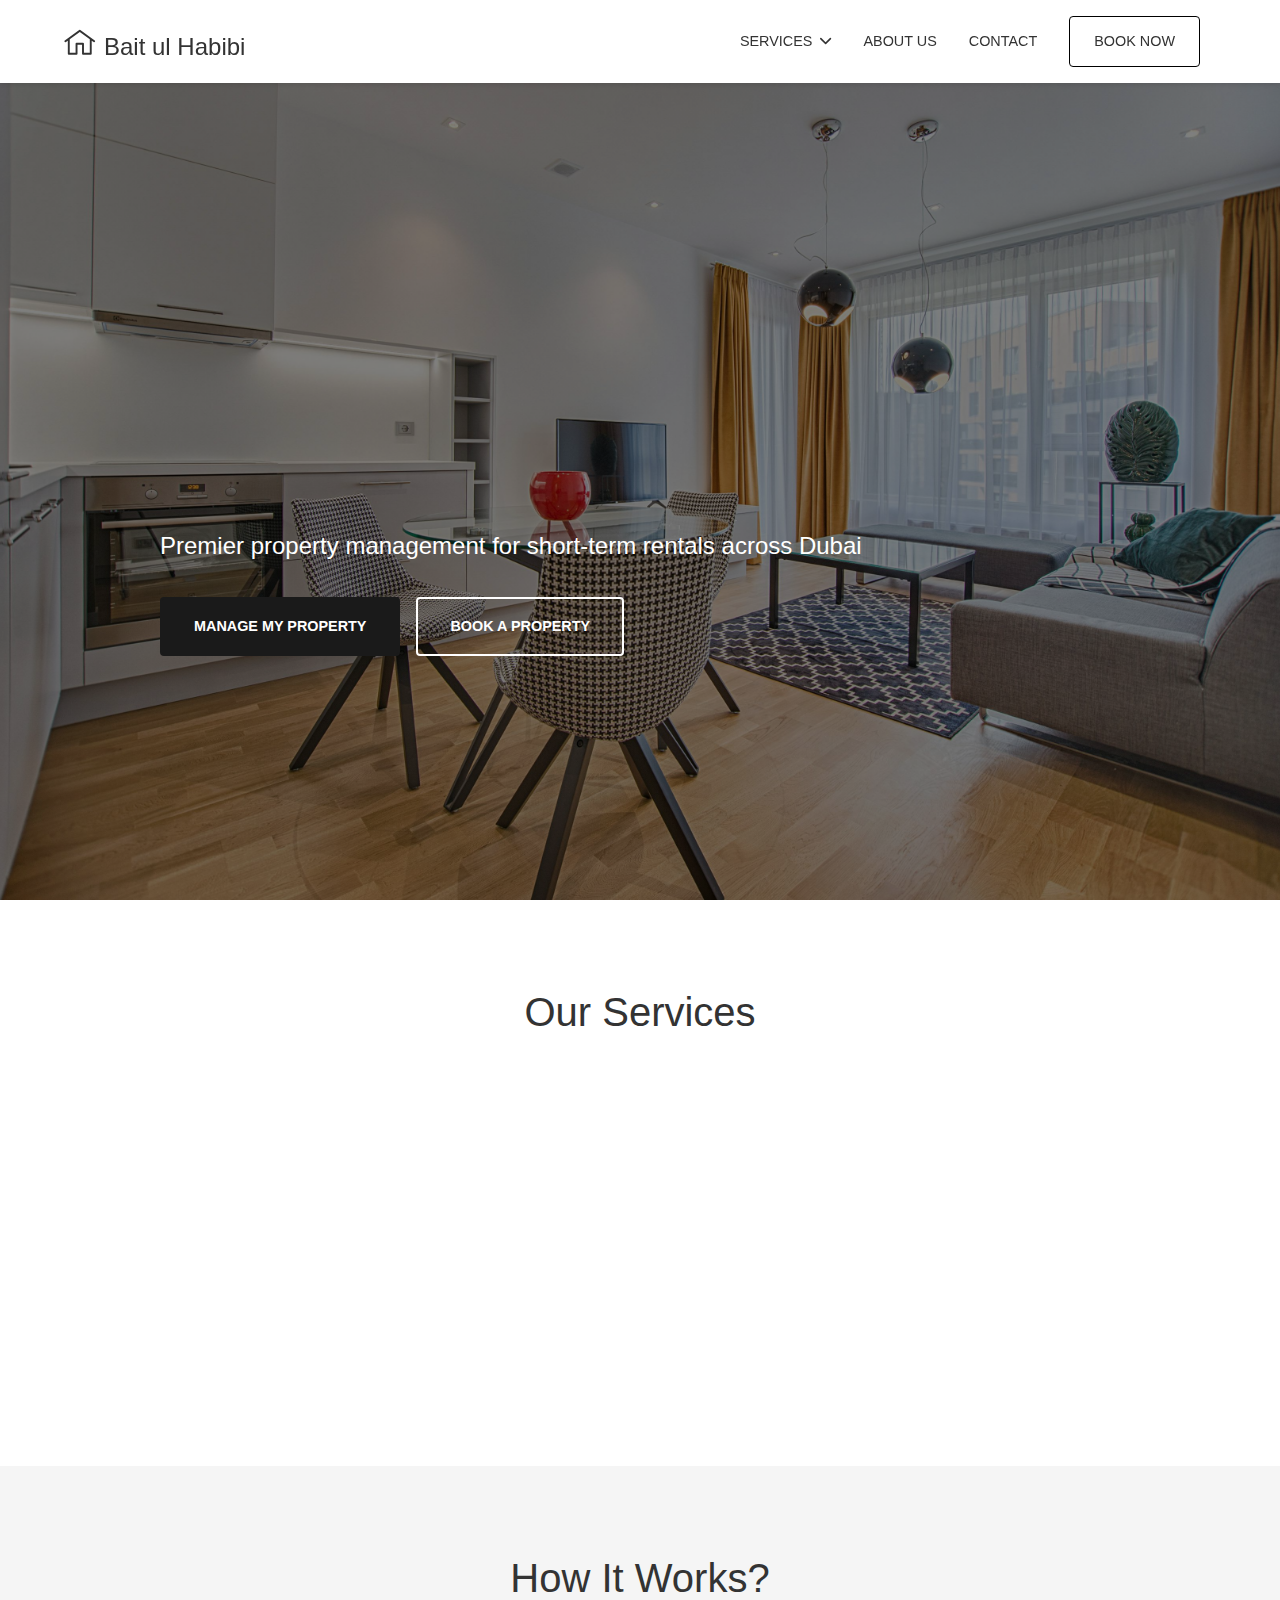
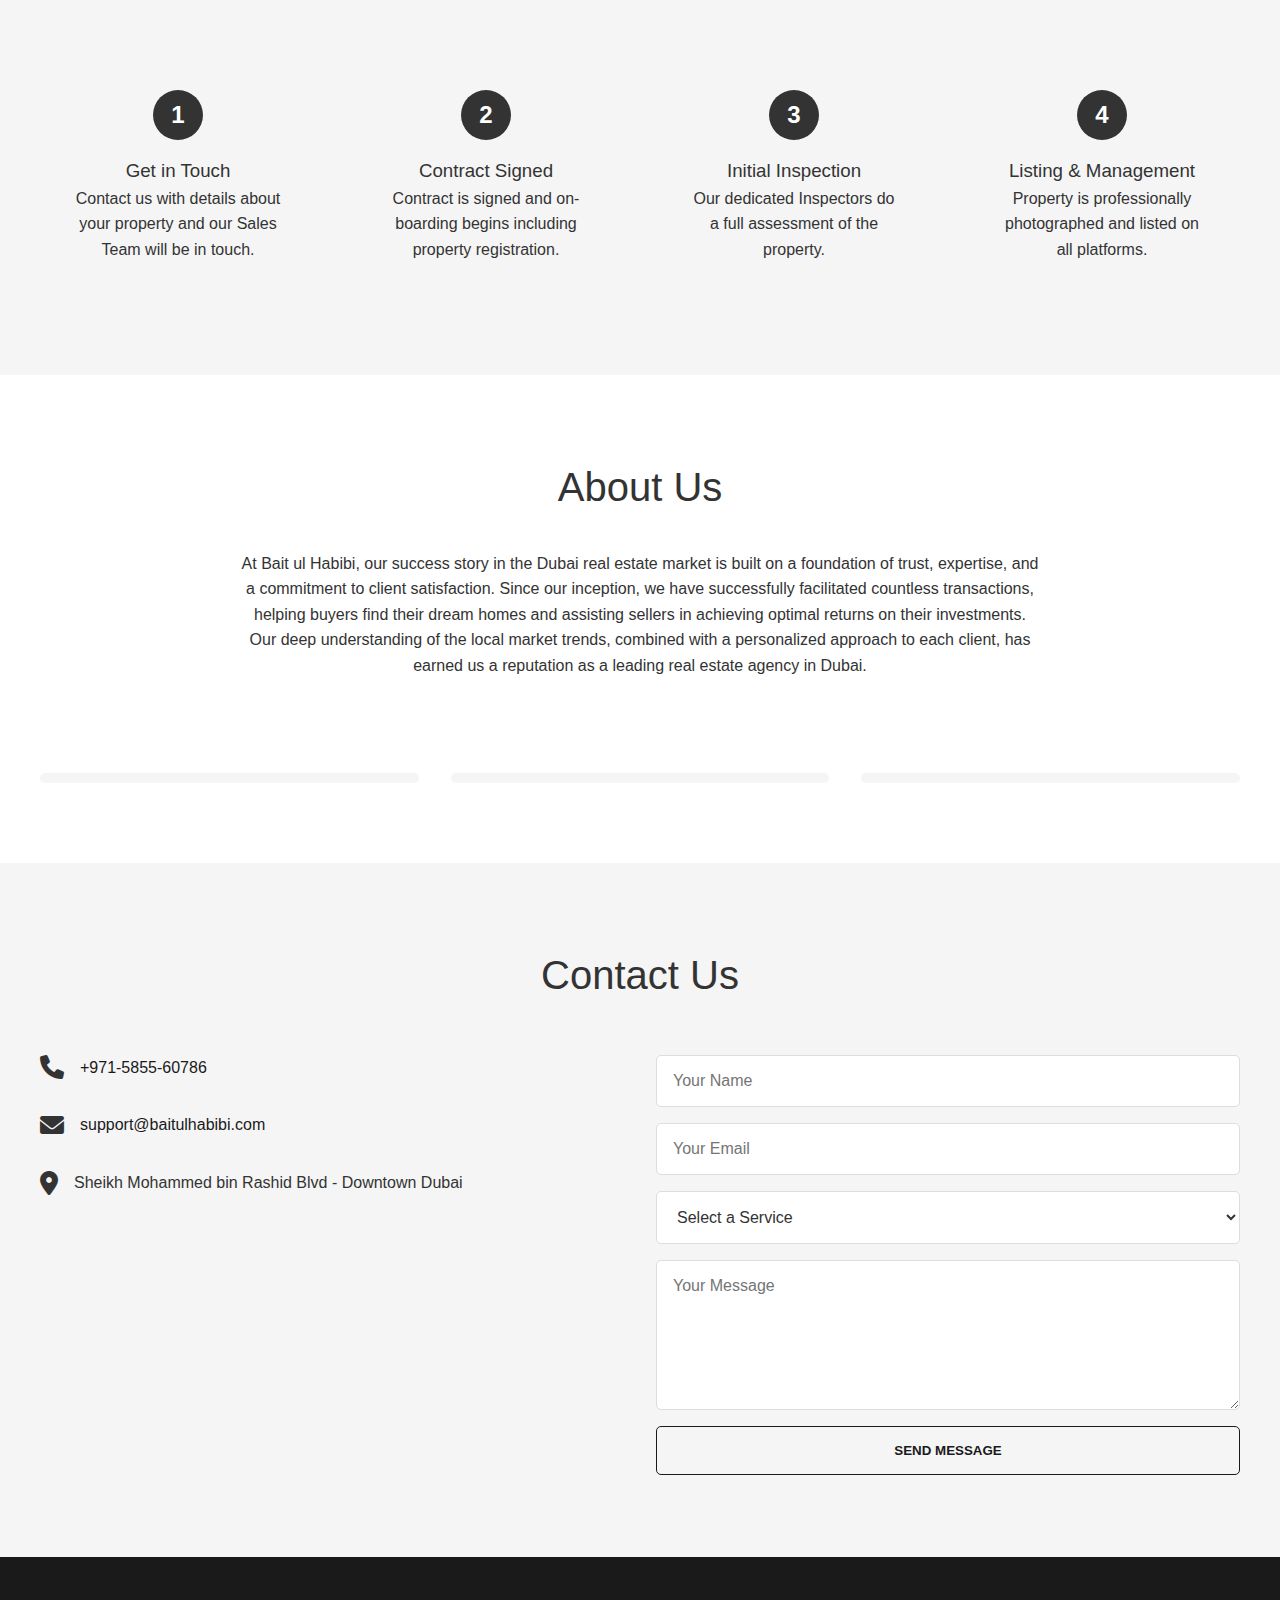
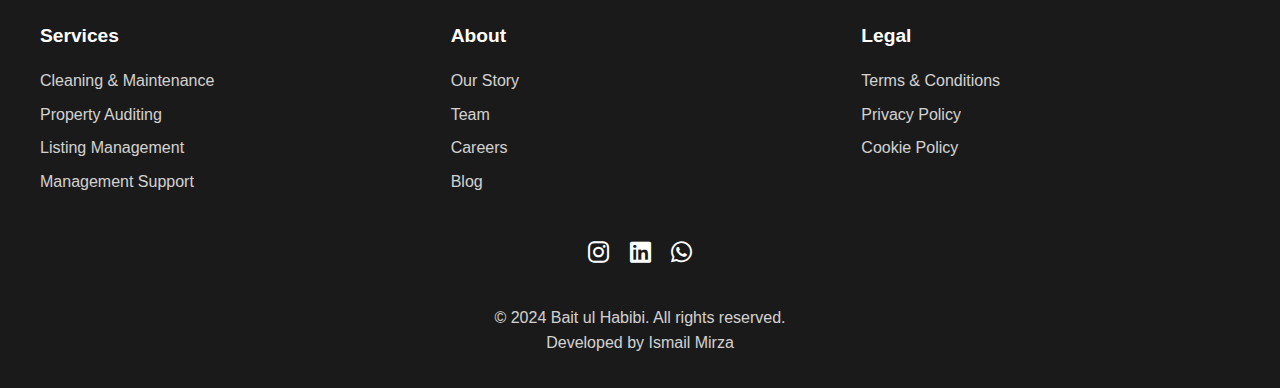
<file: index.html>
<!DOCTYPE html>
<html lang="en">

<head>
    <meta charset="UTF-8">
    <meta name="viewport" content="width=device-width, initial-scale=1.0">
    <meta name="description" content="Bait ul Habibi - Premier property management for short-term rentals across Dubai">
    <title>Bait ul Habibi - Property Management Dubai</title>
    <link rel="stylesheet" href="styles/main.css">
    <link rel="stylesheet" href="https://cdnjs.cloudflare.com/ajax/libs/font-awesome/6.0.0/css/all.min.css">
    <link rel="icon" type="image/x-icon" href="/assets/home.svg" media="(prefers-color-scheme: light)">
    <link rel="icon" type="image/x-icon" href="/assets/home-dark-mode.svg" media="(prefers-color-scheme: dark)">
</head>

<body>
    <!-- Header Section -->
    <header class="header">
        <nav class="nav-container">
            <a href="#home" class="active home-logo">
                <div class="logo">
                    <img src="assets/home.svg" alt="Bait ul Habibi Logo">
                    <p>Bait ul Habibi</p>
                </div>
            </a>
            <div class="nav-links">
                <div class="dropdown">
                    <div class="dropdown-toggle">SERVICES <i class="fas fa-chevron-down"></i></div>
                    <div class="dropdown-content">
                        <a href="services/cleaning-maintenance.html">Cleaning & Maintenance</a>
                        <a href="services/property-auditing.html">Property Auditing</a>
                        <a href="services/listing-management.html">Listing Management</a>
                        <a href="services/management-support.html">Management Support</a>
                    </div>
                </div>
                <a class="border-bottom" href="#about">About Us</a>
                <a class="border-bottom" href="#contact">Contact</a>
                <a href="" class="cta-button book-property">BOOK NOW</a>
            </div>
            <div class="mobile-menu">
                <i class="fas fa-bars menu-icon"></i>
                <i class="fas fa-times close-icon"></i>
            </div>
        </nav>
    </header>

    <!-- Hero Section -->
    <section id="home" class="hero">
        <div class="hero-content">
            <h1 draggable="false" class="heading">Property<br>Management<br>Dubai</h1>
            <p class="subtitle">Premier property management for short-term rentals across Dubai</p>
            <div class="cta-buttons">
                <a href="#contact" class="btn btn-dark">MANAGE MY PROPERTY</a>
                <a href="#" class="btn btn-light book-property">BOOK A PROPERTY</a>
            </div>
        </div>
    </section>

    <!-- Services Section -->
    <section id="services" class="services">
        <h2>Our Services</h2>
        <div class="services-grid">
            <a href="services/cleaning-maintenance.html">
                <div class="service-card">
                    <i class="fas fa-broom"></i>
                    <h3>Cleaning & Maintenance</h3>
                    <p>We provide premium cleaning services between stays to ensure total guest satisfaction and plenty
                        of
                        five-star reviews.</p>
                </div>
            </a>
            <a href="services/property-auditing.html">
                <div class="service-card">
                    <i class="fas fa-clipboard-check"></i>
                    <h3>Property Auditing</h3>
                    <p>Our dedicated inspectors perform thorough property assessments to ensure everything meets our
                        high
                        standards.</p>
                </div>
            </a>
            <a href="services/listing-management.html">
                <div class="service-card">
                    <i class="fas fa-list-alt"></i>
                    <h3>Listing Management</h3>
                    <p>Our in-house team creates the perfect property profile to attract maximum attention from
                        potential
                        guests.</p>
                </div>
            </a>
            <a href="services/management-support.html">
                <div class="service-card">
                    <i class="fas fa-headset"></i>
                    <h3>Management Support</h3>
                    <p>24/7 guest support, accounting services, and compliance management to ensure smooth operations.
                    </p>
                </div>
            </a>
        </div>
    </section>

    <!-- How It Works Section -->
    <section class="how-it-works">
        <h2>How It Works?</h2>
        <div class="steps-container">
            <div class="step">
                <div class="step-number">1</div>
                <h3>Get in Touch</h3>
                <p>Contact us with details about your property and our Sales Team will be in touch.</p>
            </div>
            <div class="step">
                <div class="step-number">2</div>
                <h3>Contract Signed</h3>
                <p>Contract is signed and on-boarding begins including property registration.</p>
            </div>
            <div class="step">
                <div class="step-number">3</div>
                <h3>Initial Inspection</h3>
                <p>Our dedicated Inspectors do a full assessment of the property.</p>
            </div>
            <div class="step">
                <div class="step-number">4</div>
                <h3>Listing & Management</h3>
                <p>Property is professionally photographed and listed on all platforms.</p>
            </div>
        </div>
    </section>

    <!-- About Section -->
    <section id="about" class="about">
        <div class="about-content">
            <h2>About Us</h2>
            <p>At Bait ul Habibi, our success story in the Dubai real estate market is built on a foundation of trust,
                expertise, and a commitment to client satisfaction. Since our inception, we have successfully
                facilitated countless transactions, helping buyers find their dream homes and assisting sellers in
                achieving optimal returns on their investments. Our deep understanding of the local market trends,
                combined with a personalized approach to each client, has earned us a reputation as a leading real
                estate agency in Dubai.</p>
            <div class="stats">
                <div class="stat-item">
                    <h3>Properties Managed</h3>
                    <div class="progress-bar">
                        <div class="progress" style="width: 90%"></div>
                    </div>
                </div>
                <div class="stat-item">
                    <h3>Guest Satisfaction</h3>
                    <div class="progress-bar">
                        <div class="progress" style="width: 95%"></div>
                    </div>
                </div>
                <div class="stat-item">
                    <h3>Occupancy Rate</h3>
                    <div class="progress-bar">
                        <div class="progress" style="width: 85%"></div>
                    </div>
                </div>
            </div>
        </div>
    </section>

    <!-- Contact Section -->
    <section id="contact" class="contact">
        <h2>Contact Us</h2>
        <div class="contact-container">
            <div class="contact-info">
                <div class="info-item">
                    <i class="fas fa-phone"></i>
                    <a href="tel:+971585560786">+971-5855-60786</a>
                </div>
                <div class="info-item">
                    <i class="fas fa-envelope"></i>
                    <a href="mailto:support@baitulhabibi.com">support@baitulhabibi.com</a>
                </div>
                <div class="info-item">
                    <i class="fas fa-map-marker-alt"></i>
                    <p>Sheikh Mohammed bin Rashid Blvd - Downtown Dubai</p>
                </div>
                <iframe
                    src="https://www.google.com/maps/embed?pb=!1m18!1m12!1m3!1d3610.307289118057!2d55.27638987605421!3d25.192857631875196!2m3!1f0!2f0!3f0!3m2!1i1024!2i768!4f13.1!3m3!1m2!1s0x3e5f682a89b5f3a3%3A0x5c7d81aef3976acd!2sSheikh%20Mohammed%20bin%20Rashid%20Blvd%20-%20Dubai%20-%20United%20Arab%20Emirates!5e0!3m2!1sen!2s!4v1744033872115!5m2!1sen!2s"
                    width="350" height="250" style="border:0;" allowfullscreen="" loading="lazy"
                    referrerpolicy="no-referrer-when-downgrade"></iframe>
            </div>
            <form class="contact-form">
                <input type="text" placeholder="Your Name" required>
                <input type="email" placeholder="Your Email" required>
                <select name="service" required>
                    <option value="" disabled selected>Select a Service</option>
                    <option value="Cleaning & Maintenance">Cleaning & Maintenance</option>
                    <option value="Listing Management">Listing Management</option>
                    <option value="Management Support">Management Support</option>
                    <option value="Property Auditing">Property Auditing</option>
                    <option value="Others">Others</option>
                </select>
                <textarea placeholder="Your Message" required></textarea>
                <button type="submit" class="submit-button">Send Message</button>
            </form>
        </div>
    </section>

    <!-- Footer -->
    <footer class="footer">
        <div class="footer-content">
            <div class="footer-links">
                <div class="footer-section">
                    <h4>Services</h4>
                    <a href="services/cleaning-maintenance.html">Cleaning & Maintenance</a>
                    <a href="services/property-auditing.html">Property Auditing</a>
                    <a href="services/listing-management.html">Listing Management</a>
                    <a href="services/management-support.html">Management Support</a>
                </div>
                <div class="footer-section">
                    <h4>About</h4>
                    <a href="#">Our Story</a>
                    <a href="#">Team</a>
                    <a href="#">Careers</a>
                    <a href="#">Blog</a>
                </div>
                <div class="footer-section">
                    <h4>Legal</h4>
                    <a href="#">Terms & Conditions</a>
                    <a href="#">Privacy Policy</a>
                    <a href="#">Cookie Policy</a>
                </div>
            </div>
            <div class="social-links">
                <a href="https://www.instagram.com/baytulhabibi/" target="_blank"><i class="fab fa-instagram"></i></a>
                <a href="https://www.linkedin.com/company/bayt-ul-habibi/" target="_blank"><i
                        class="fab fa-linkedin"></i></a>
                <a href="#" class="book-property"><i class="fab fa-whatsapp"></i></a>
            </div>
            <p>&copy; 2024 Bait ul Habibi. All rights reserved.</p>
            <p>Developed by Ismail Mirza</p>
        </div>
    </footer>

    <script src="js/main.js"></script>
</body>

</html>
</file>
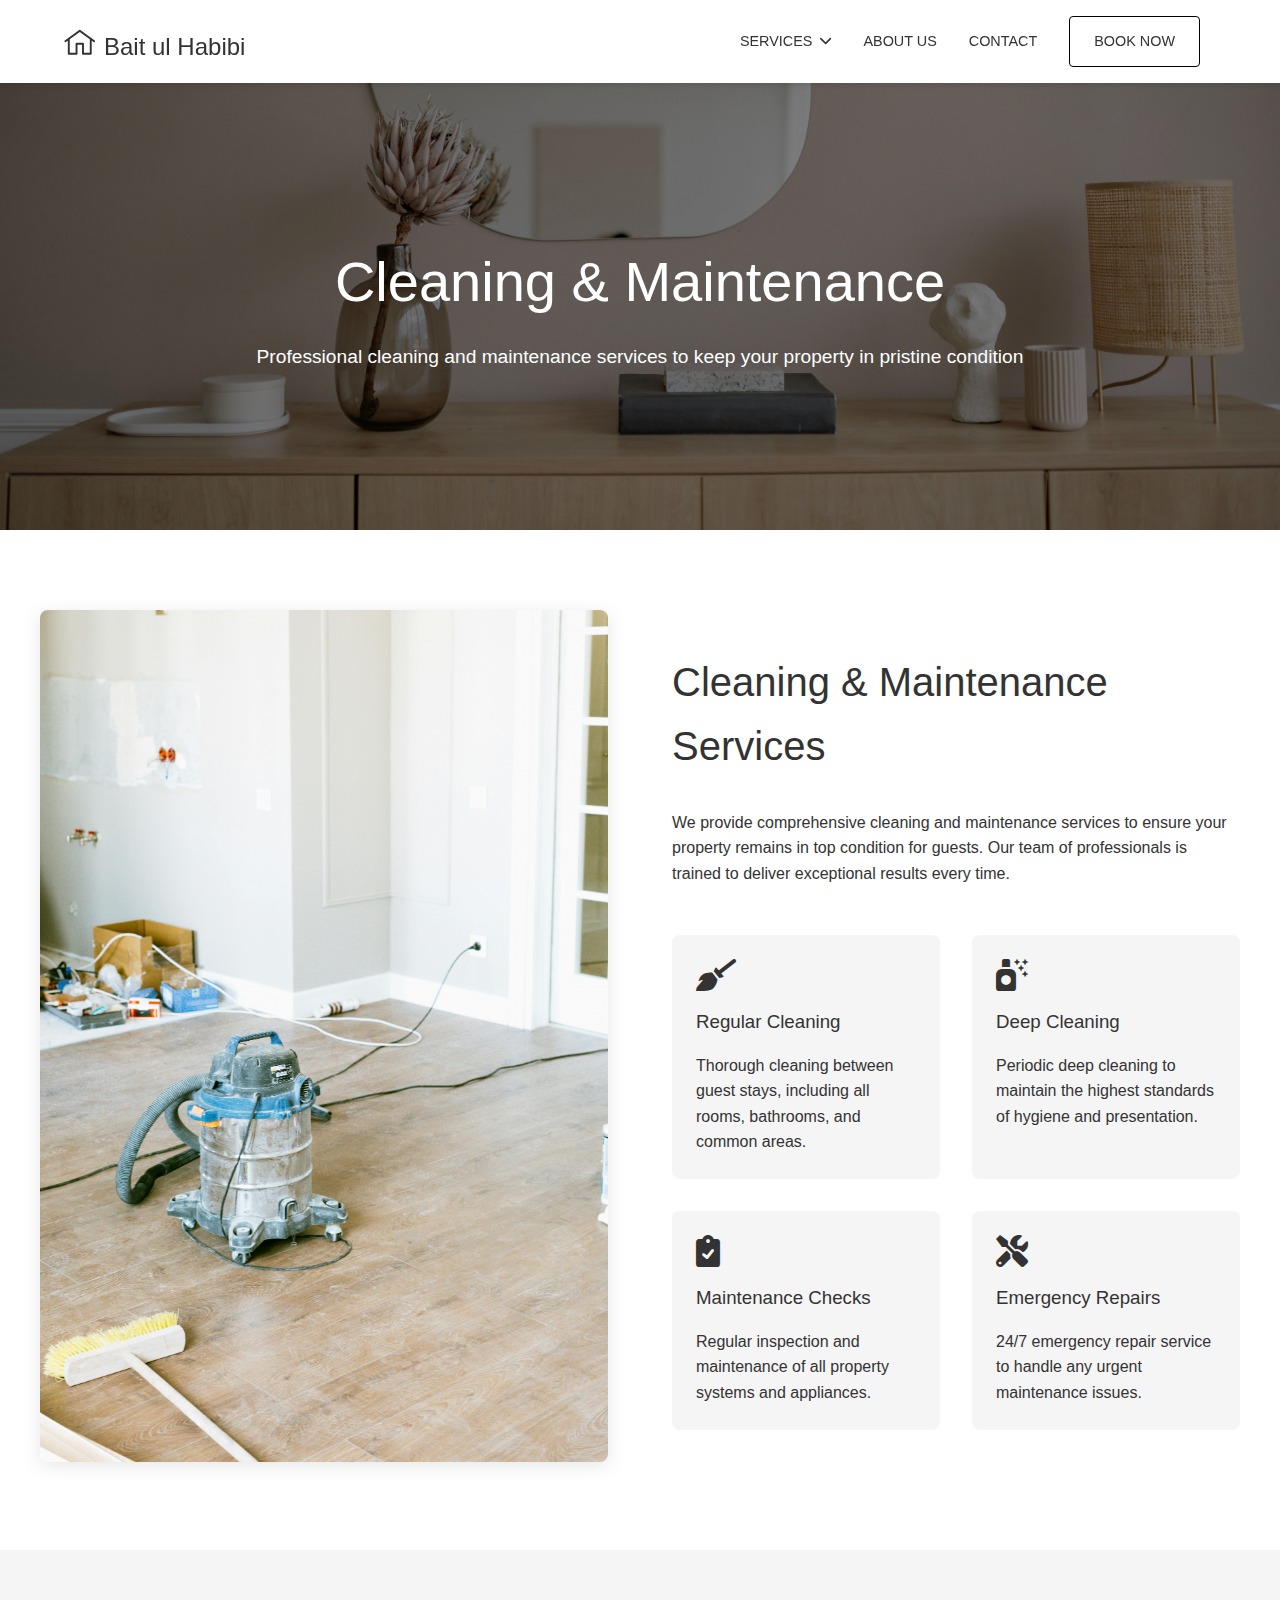
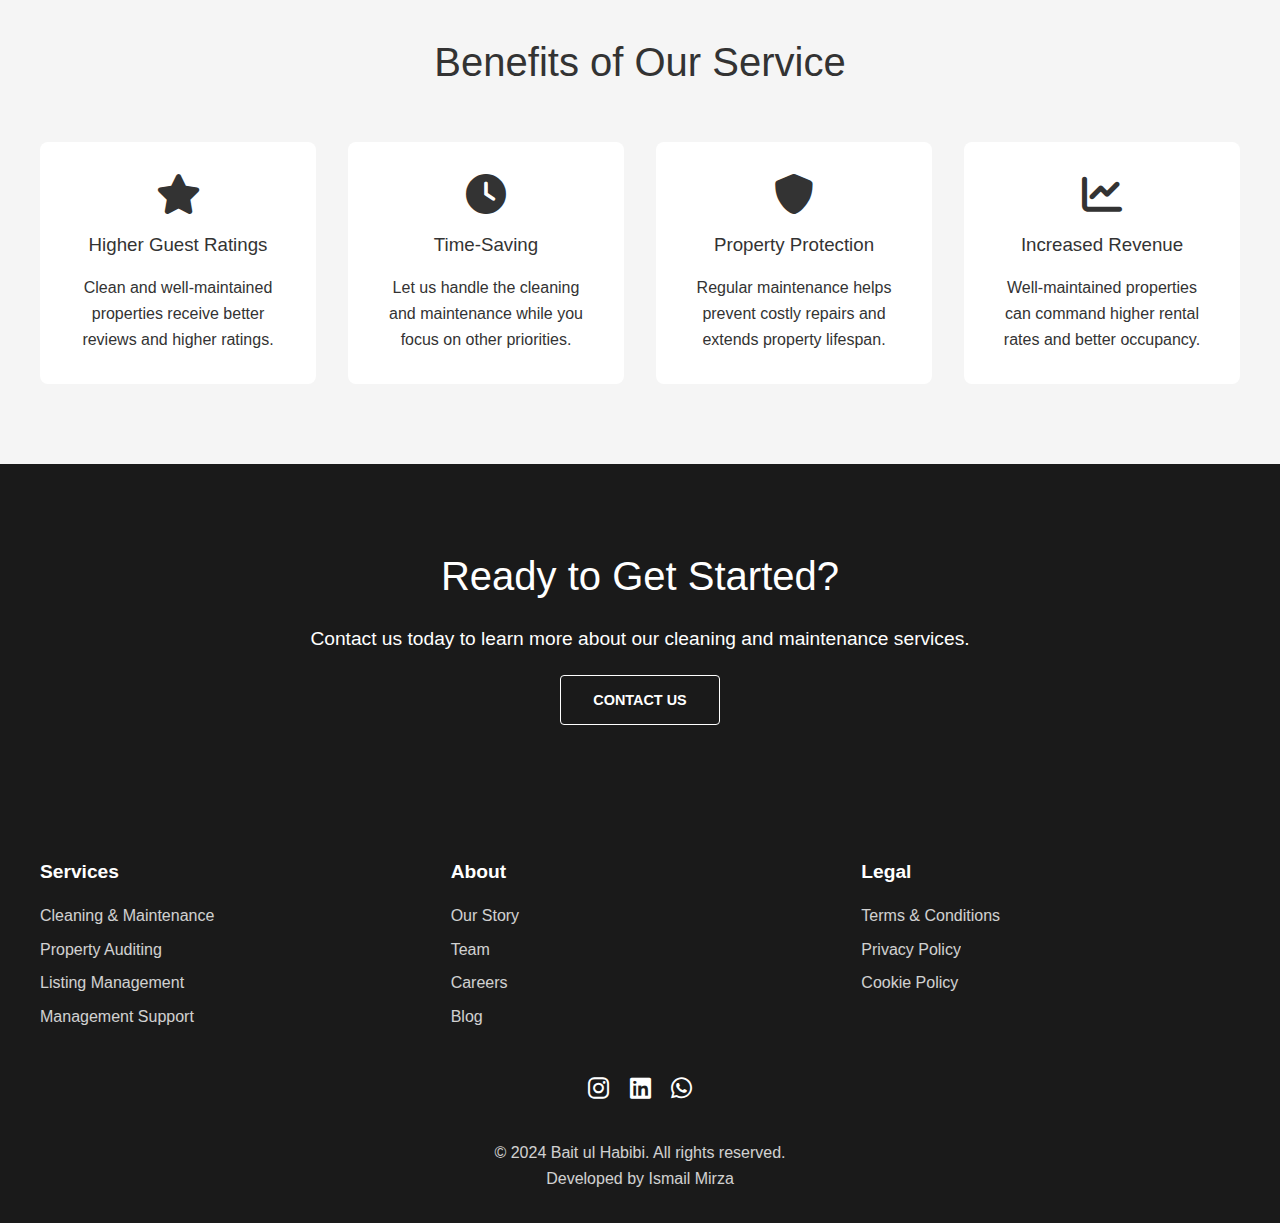
<file: services/cleaning-maintenance.html>
<!DOCTYPE html>
<html lang="en">

<head>
    <meta charset="UTF-8">
    <meta name="viewport" content="width=device-width, initial-scale=1.0">
    <meta name="description"
        content="Bait ul Habibi - Professional Cleaning & Maintenance Services for Dubai Properties">
    <title>Cleaning & Maintenance - Bait ul Habibi</title>
    <link rel="stylesheet" href="../styles/main.css">
    <link rel="stylesheet" href="https://cdnjs.cloudflare.com/ajax/libs/font-awesome/6.0.0/css/all.min.css">
    <link rel="icon" type="image/x-icon" href="/assets/home.svg" media="(prefers-color-scheme: light)">
    <link rel="icon" type="image/x-icon" href="/assets/home-dark-mode.svg" media="(prefers-color-scheme: dark)">
</head>

<body>
    <!-- Header Section -->
    <header class="header">
        <nav class="nav-container">
            <a href="../index.html#home" class="active home-logo">
                <div class="logo">
                    <img src="../assets/home.svg" alt="Bait ul Habibi Logo">
                    <p>Bait ul Habibi</p>
                </div>
            </a>
            <div class="nav-links">
                <div class="dropdown">
                    <div class="dropdown-toggle">SERVICES <i class="fas fa-chevron-down"></i></div>
                    <div class="dropdown-content">
                        <a href="cleaning-maintenance.html">Cleaning & Maintenance</a>
                        <a href="property-auditing.html">Property Auditing</a>
                        <a href="listing-management.html">Listing Management</a>
                        <a href="management-support.html">Management Support</a>
                    </div>
                </div>
                <a class="border-bottom" href="../index.html#about">About Us</a>
                <a class="border-bottom" href="../index.html#contact">Contact</a>
                <a href="#" class="cta-button book-property">BOOK NOW</a>
            </div>
            <div class="mobile-menu">
                <i class="fas fa-bars menu-icon"></i>
                <i class="fas fa-times close-icon"></i>
            </div>
        </nav>
    </header>

    <!-- Service Hero Section -->
    <section class="service-hero">
        <div class="service-hero-content">
            <h1>Cleaning & Maintenance</h1>
            <p>Professional cleaning and maintenance services to keep your property in pristine condition</p>
        </div>
    </section>

    <!-- Service Details Section -->
    <section class="service-details">
        <div class="service-content">
            <div class="service-image">
                <img src="../assets/cleaning-div.jpg" alt="Cleaning Service">
            </div>
            <div class="service-info">
                <h2>Cleaning & Maintenance Services</h2>
                <p>We provide comprehensive cleaning and maintenance services to ensure your property remains in top
                    condition for guests. Our team of professionals is trained to deliver exceptional results every
                    time.</p>

                <div class="service-features">
                    <div class="feature">
                        <i class="fas fa-broom"></i>
                        <h3>Regular Cleaning</h3>
                        <p>Thorough cleaning between guest stays, including all rooms, bathrooms, and common areas.</p>
                    </div>
                    <div class="feature">
                        <i class="fas fa-spray-can-sparkles"></i>
                        <h3>Deep Cleaning</h3>
                        <p>Periodic deep cleaning to maintain the highest standards of hygiene and presentation.</p>
                    </div>
                    <div class="feature">
                        <i class="fa-solid fa-clipboard-check"></i>
                        <h3>Maintenance Checks</h3>
                        <p>Regular inspection and maintenance of all property systems and appliances.</p>
                    </div>
                    <div class="feature">
                        <i class="fas fa-screwdriver-wrench"></i>
                        <h3>Emergency Repairs</h3>
                        <p>24/7 emergency repair service to handle any urgent maintenance issues.</p>
                    </div>
                </div>
            </div>
        </div>
    </section>

    <!-- Service Benefits Section -->
    <section class="service-benefits">
        <h2>Benefits of Our Service</h2>
        <div class="benefits-grid">
            <div class="benefit">
                <i class="fas fa-star"></i>
                <h3>Higher Guest Ratings</h3>
                <p>Clean and well-maintained properties receive better reviews and higher ratings.</p>
            </div>
            <div class="benefit">
                <i class="fas fa-clock"></i>
                <h3>Time-Saving</h3>
                <p>Let us handle the cleaning and maintenance while you focus on other priorities.</p>
            </div>
            <div class="benefit">
                <i class="fas fa-shield-alt"></i>
                <h3>Property Protection</h3>
                <p>Regular maintenance helps prevent costly repairs and extends property lifespan.</p>
            </div>
            <div class="benefit">
                <i class="fas fa-chart-line"></i>
                <h3>Increased Revenue</h3>
                <p>Well-maintained properties can command higher rental rates and better occupancy.</p>
            </div>
        </div>
    </section>

    <!-- CTA Section -->
    <section class="service-cta">
        <div class="cta-content">
            <h2>Ready to Get Started?</h2>
            <p>Contact us today to learn more about our cleaning and maintenance services.</p>
            <a href="../index.html#contact" class="btn btn-dark">Contact Us</a>
        </div>
    </section>

    <!-- Footer -->
    <footer class="footer">
        <div class="footer-content">
            <div class="footer-links">
                <div class="footer-section">
                    <h4>Services</h4>
                    <a href="cleaning-maintenance.html">Cleaning & Maintenance</a>
                    <a href="property-auditing.html">Property Auditing</a>
                    <a href="listing-management.html">Listing Management</a>
                    <a href="management-support.html">Management Support</a>
                </div>
                <div class="footer-section">
                    <h4>About</h4>
                    <a href="../index.html#about">Our Story</a>
                    <a href="#">Team</a>
                    <a href="#">Careers</a>
                    <a href="#">Blog</a>
                </div>
                <div class="footer-section">
                    <h4>Legal</h4>
                    <a href="#">Terms & Conditions</a>
                    <a href="#">Privacy Policy</a>
                    <a href="#">Cookie Policy</a>
                </div>
            </div>
            <div class="social-links">
                <a href="https://www.instagram.com/baytulhabibi/" target="_blank"><i class="fab fa-instagram"></i></a>
                <a href="https://www.linkedin.com/company/bayt-ul-habibi/" target="_blank"><i
                        class="fab fa-linkedin"></i></a>
                <a href="#" class="book-property"><i class="fab fa-whatsapp"></i></a>
            </div>
            <p>&copy; 2024 Bait ul Habibi. All rights reserved.</p>
            <p>Developed by Ismail Mirza</p>
        </div>
    </footer>

    <script src="../js/main.js"></script>
</body>

</html>
</file>
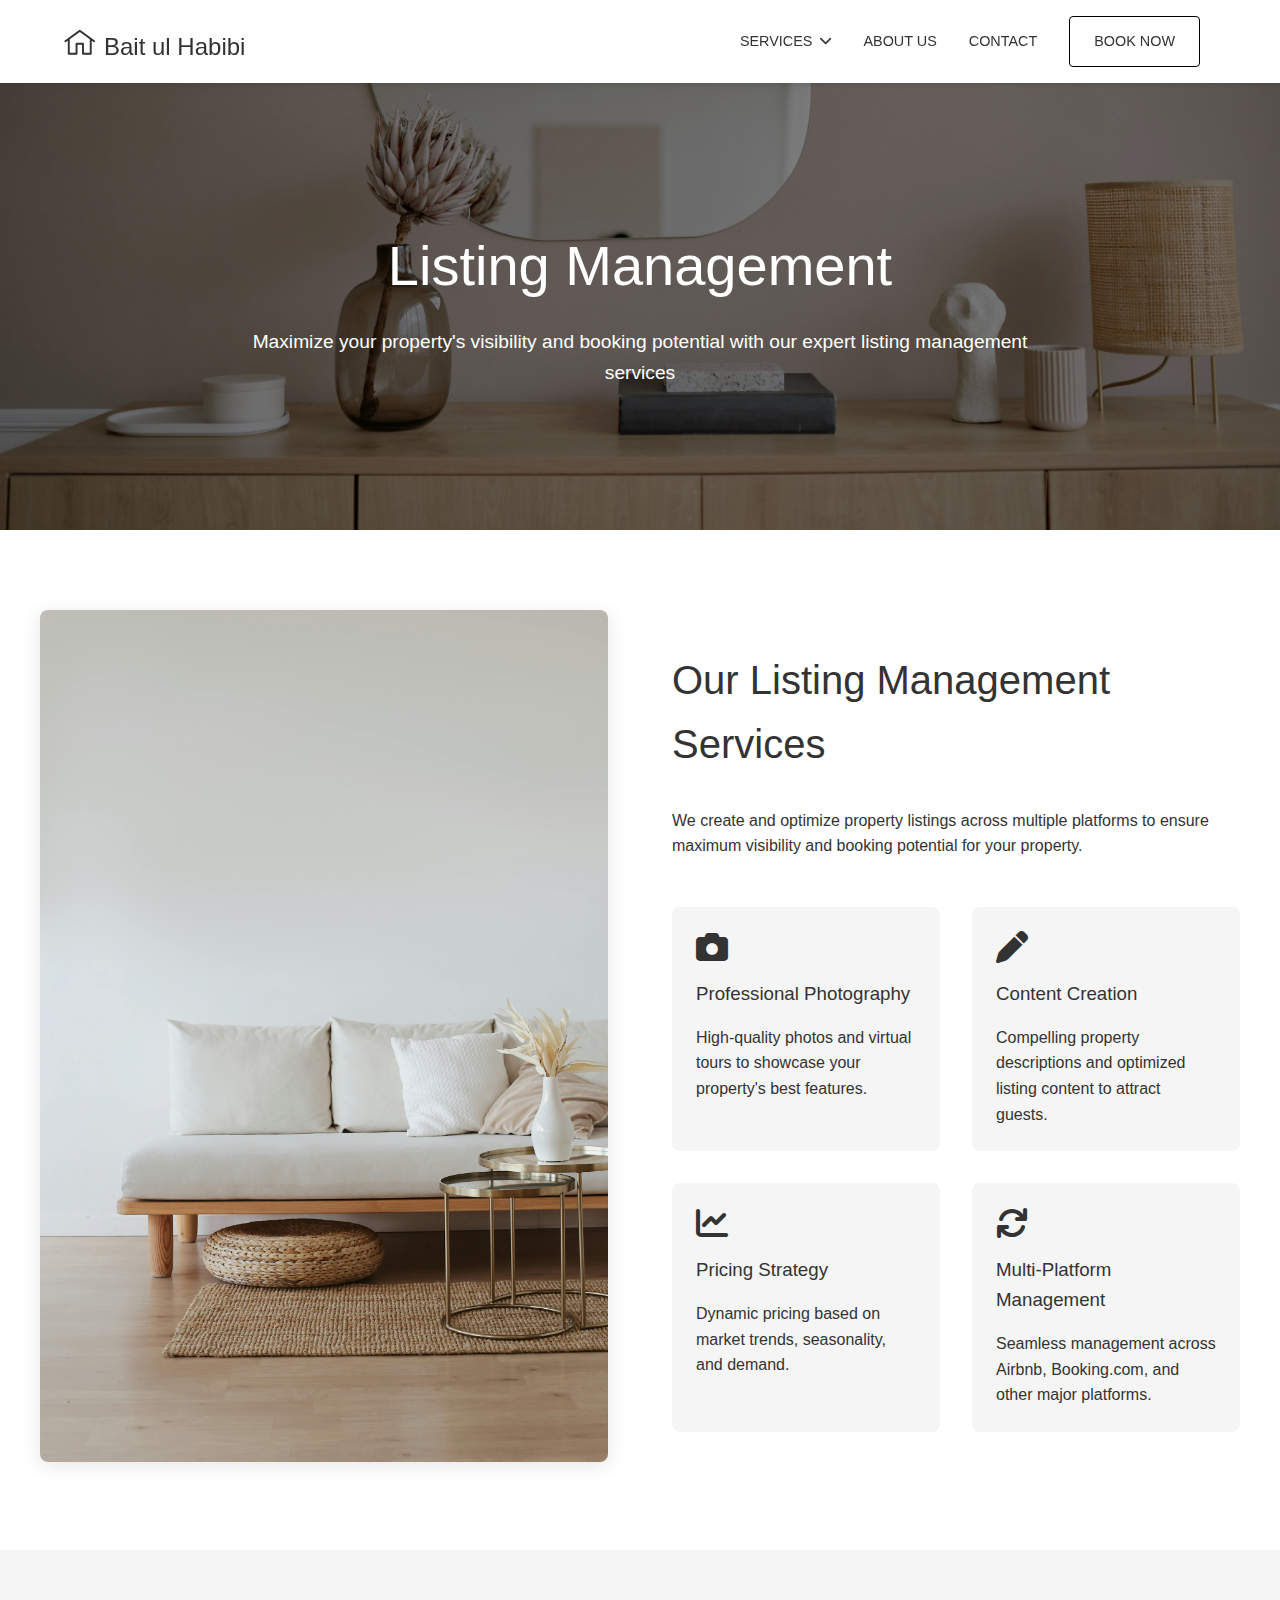
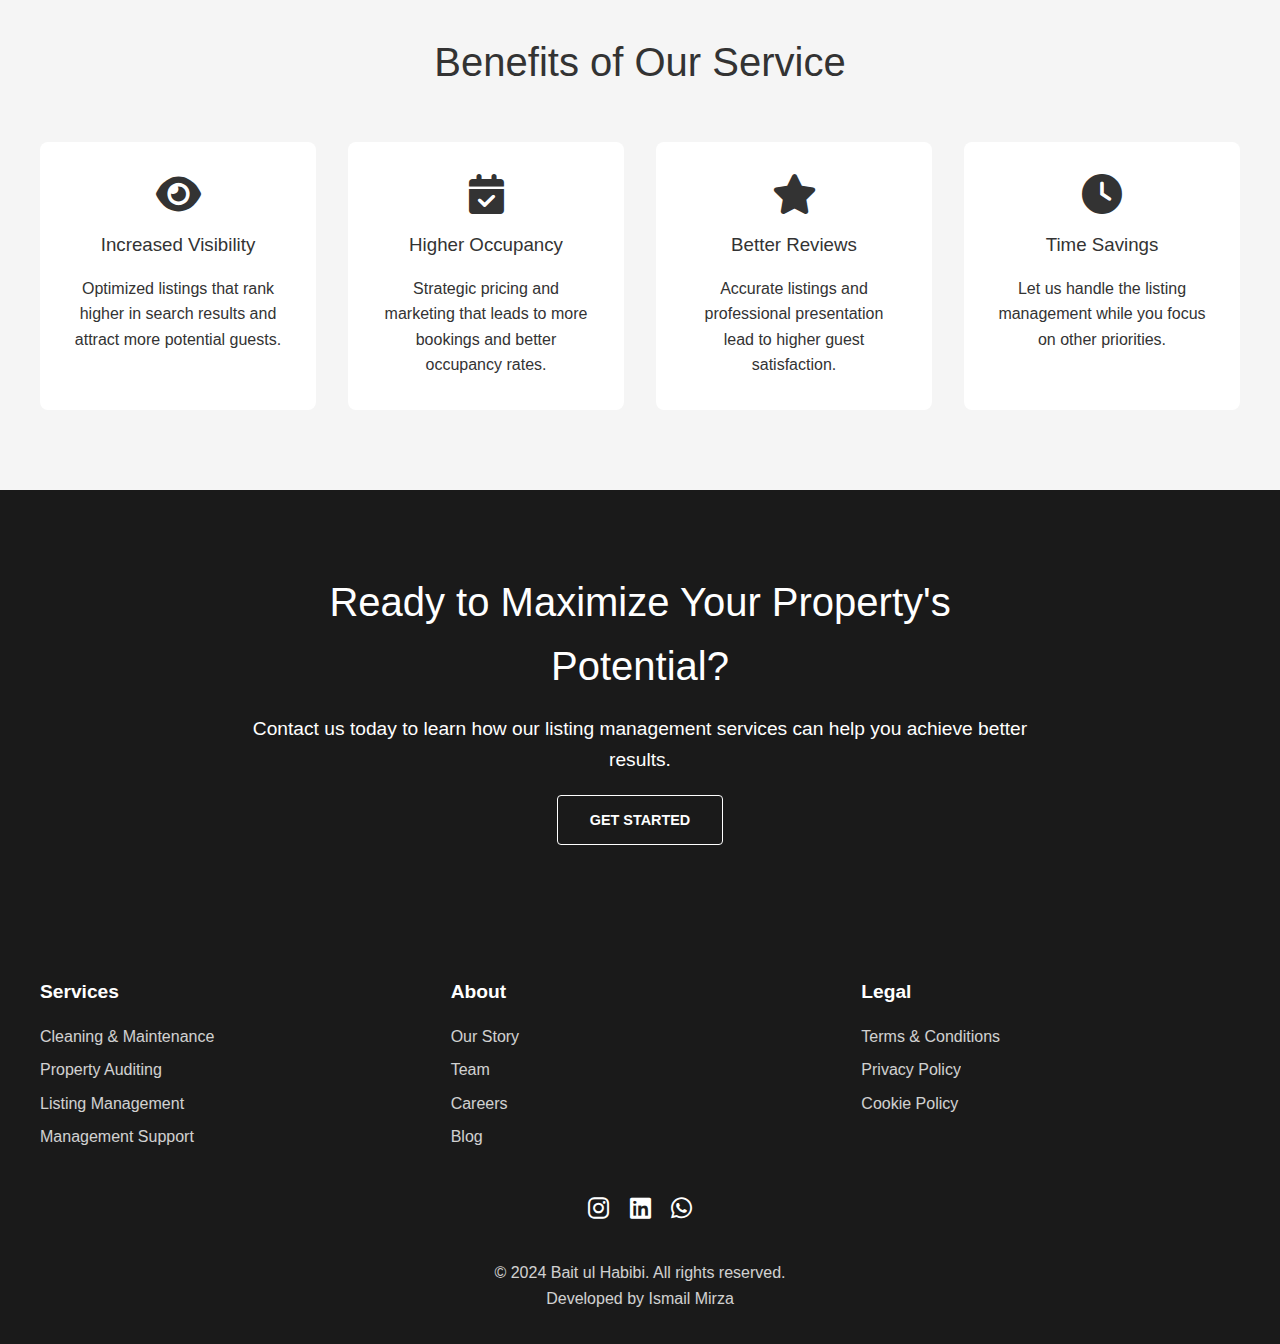
<file: services/listing-management.html>
<!DOCTYPE html>
<html lang="en">

<head>
    <meta charset="UTF-8">
    <meta name="viewport" content="width=device-width, initial-scale=1.0">
    <meta name="description" content="Bait ul Habibi - Professional Listing Management Services for Dubai Properties">
    <title>Listing Management - Bait ul Habibi</title>
    <link rel="stylesheet" href="../styles/main.css">
    <link rel="stylesheet" href="https://cdnjs.cloudflare.com/ajax/libs/font-awesome/6.0.0/css/all.min.css">
    <link rel="icon" type="image/x-icon" href="/assets/home.svg" media="(prefers-color-scheme: light)">
    <link rel="icon" type="image/x-icon" href="/assets/home-dark-mode.svg" media="(prefers-color-scheme: dark)">
</head>

<body>
    <!-- Header Section -->
    <header class="header">
        <nav class="nav-container">
            <a href="../index.html#home" class="active home-logo">
                <div class="logo">
                    <img src="../assets/home.svg" alt="Bait ul Habibi Logo">
                    <p>Bait ul Habibi</p>
                </div>
            </a>
            <div class="nav-links">
                <div class="dropdown">
                    <div class="dropdown-toggle">SERVICES <i class="fas fa-chevron-down"></i></div>
                    <div class="dropdown-content">
                        <a href="cleaning-maintenance.html">Cleaning & Maintenance</a>
                        <a href="property-auditing.html">Property Auditing</a>
                        <a href="listing-management.html">Listing Management</a>
                        <a href="management-support.html">Management Support</a>
                    </div>
                </div>
                <a class="border-bottom" href="../index.html#about">About Us</a>
                <a class="border-bottom" href="../index.html#contact">Contact</a>
                <a href="#" class="cta-button book-property">BOOK NOW</a>
            </div>
            <div class="mobile-menu">
                <i class="fas fa-bars menu-icon"></i>
                <i class="fas fa-times close-icon"></i>
            </div>
        </nav>
    </header>

    <!-- Service Hero Section -->
    <section class="service-hero">
        <div class="service-hero-content">
            <h1>Listing Management</h1>
            <p>Maximize your property's visibility and booking potential with our expert listing management services</p>
        </div>
    </section>

    <!-- Service Details Section -->
    <section class="service-details">
        <div class="service-content">
            <div class="service-image">
                <img src="../assets/listing-manage.jpg" alt="Listing Management">
            </div>
            <div class="service-info">
                <h2>Our Listing Management Services</h2>
                <p>We create and optimize property listings across multiple platforms to ensure maximum visibility and
                    booking potential for your property.</p>

                <div class="service-features">
                    <div class="feature">
                        <i class="fas fa-camera"></i>
                        <h3>Professional Photography</h3>
                        <p>High-quality photos and virtual tours to showcase your property's best features.</p>
                    </div>
                    <div class="feature">
                        <i class="fas fa-pen"></i>
                        <h3>Content Creation</h3>
                        <p>Compelling property descriptions and optimized listing content to attract guests.</p>
                    </div>
                    <div class="feature">
                        <i class="fas fa-chart-line"></i>
                        <h3>Pricing Strategy</h3>
                        <p>Dynamic pricing based on market trends, seasonality, and demand.</p>
                    </div>
                    <div class="feature">
                        <i class="fas fa-sync"></i>
                        <h3>Multi-Platform Management</h3>
                        <p>Seamless management across Airbnb, Booking.com, and other major platforms.</p>
                    </div>
                </div>
            </div>
        </div>
    </section>

    <!-- Service Benefits Section -->
    <section class="service-benefits">
        <h2>Benefits of Our Service</h2>
        <div class="benefits-grid">
            <div class="benefit">
                <i class="fas fa-eye"></i>
                <h3>Increased Visibility</h3>
                <p>Optimized listings that rank higher in search results and attract more potential guests.</p>
            </div>
            <div class="benefit">
                <i class="fas fa-calendar-check"></i>
                <h3>Higher Occupancy</h3>
                <p>Strategic pricing and marketing that leads to more bookings and better occupancy rates.</p>
            </div>
            <div class="benefit">
                <i class="fas fa-star"></i>
                <h3>Better Reviews</h3>
                <p>Accurate listings and professional presentation lead to higher guest satisfaction.</p>
            </div>
            <div class="benefit">
                <i class="fas fa-clock"></i>
                <h3>Time Savings</h3>
                <p>Let us handle the listing management while you focus on other priorities.</p>
            </div>
        </div>
    </section>

    <!-- CTA Section -->
    <section class="service-cta">
        <div class="cta-content">
            <h2>Ready to Maximize Your Property's Potential?</h2>
            <p>Contact us today to learn how our listing management services can help you achieve better results.</p>
            <a href="../index.html#contact" class="btn btn-dark">Get Started</a>
        </div>
    </section>

    <!-- Footer -->
    <footer class="footer">
        <div class="footer-content">
            <div class="footer-links">
                <div class="footer-section">
                    <h4>Services</h4>
                    <a href="cleaning-maintenance.html">Cleaning & Maintenance</a>
                    <a href="property-auditing.html">Property Auditing</a>
                    <a href="listing-management.html">Listing Management</a>
                    <a href="management-support.html">Management Support</a>
                </div>
                <div class="footer-section">
                    <h4>About</h4>
                    <a href="../index.html#about">Our Story</a>
                    <a href="#">Team</a>
                    <a href="#">Careers</a>
                    <a href="#">Blog</a>
                </div>
                <div class="footer-section">
                    <h4>Legal</h4>
                    <a href="#">Terms & Conditions</a>
                    <a href="#">Privacy Policy</a>
                    <a href="#">Cookie Policy</a>
                </div>
            </div>
            <div class="social-links">
                <a href="https://www.instagram.com/baytulhabibi/" target="_blank"><i class="fab fa-instagram"></i></a>
                <a href="https://www.linkedin.com/company/bayt-ul-habibi/" target="_blank"><i
                        class="fab fa-linkedin"></i></a>
                <a href="#" class="book-property"><i class="fab fa-whatsapp"></i></a>
            </div>
            <p>&copy; 2024 Bait ul Habibi. All rights reserved.</p>
            <p>Developed by Ismail Mirza</p>
        </div>
    </footer>

    <script src="../js/main.js"></script>
</body>

</html>
</file>
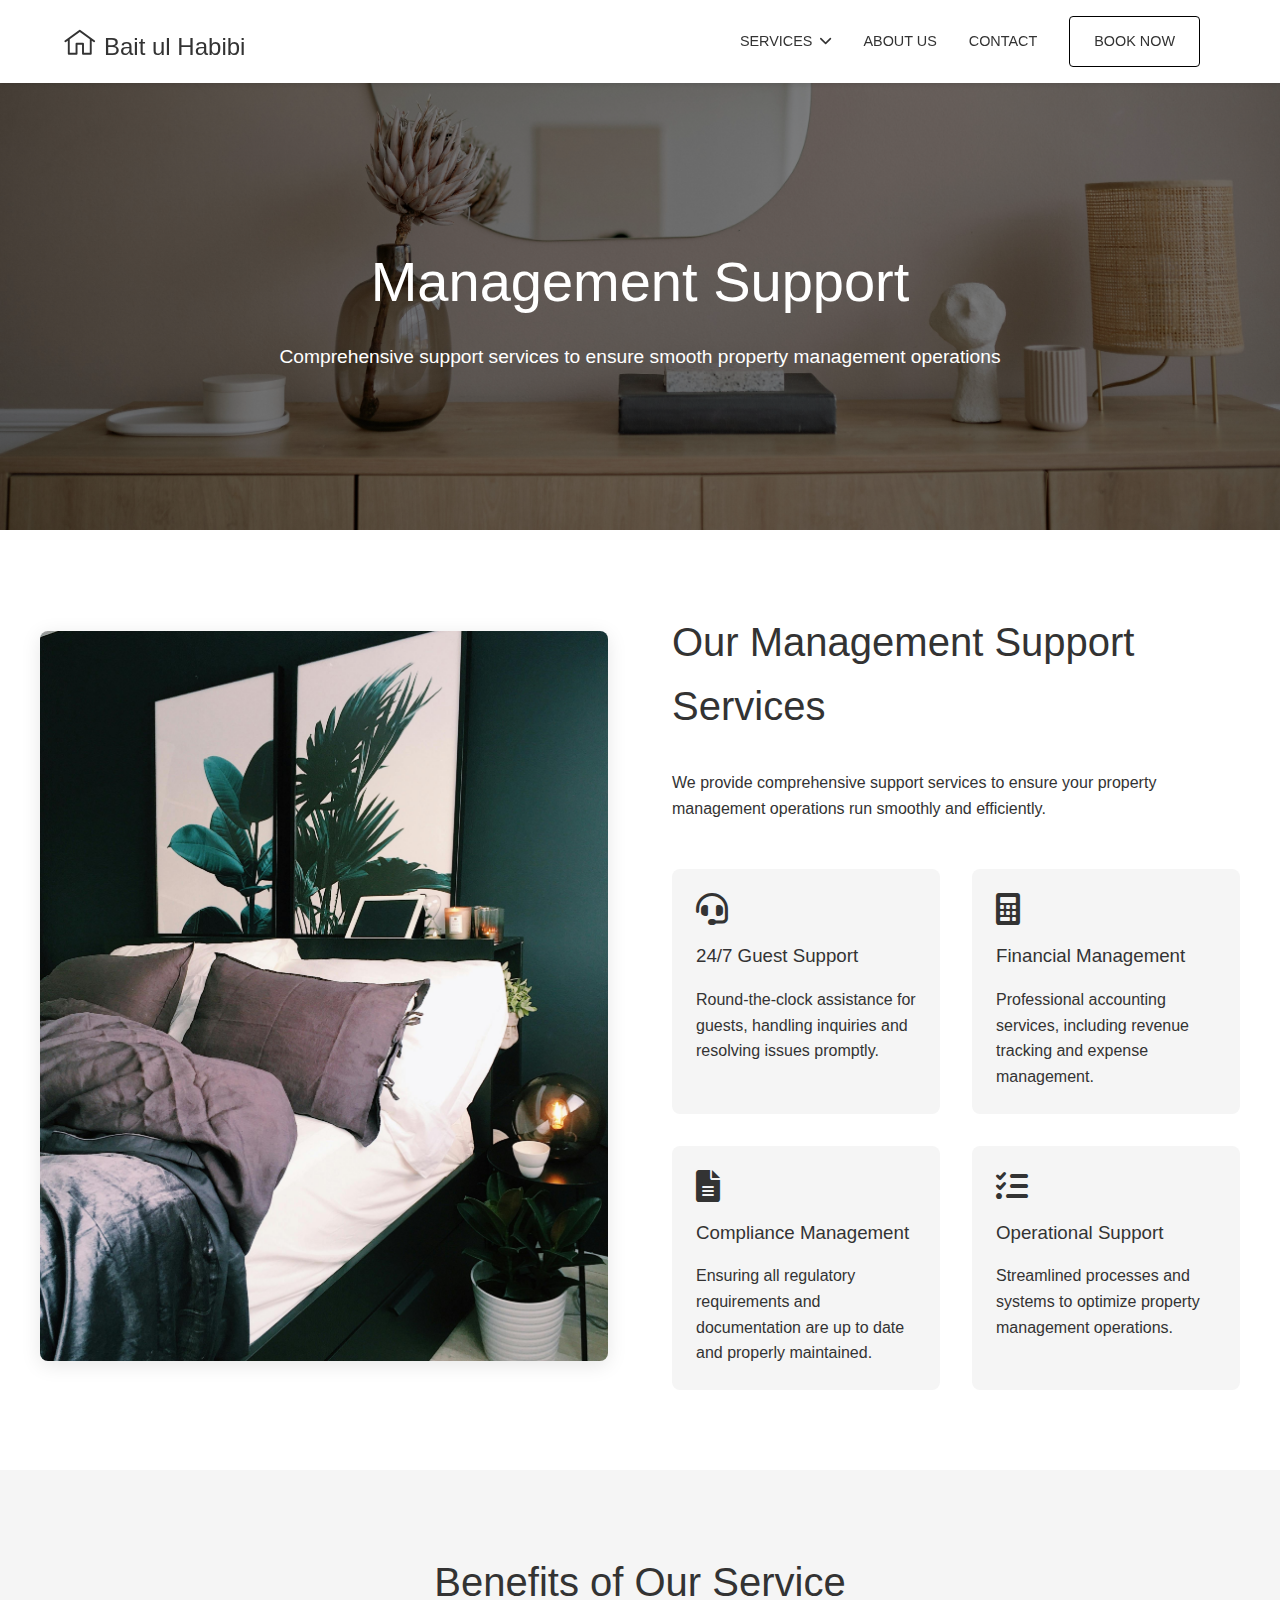
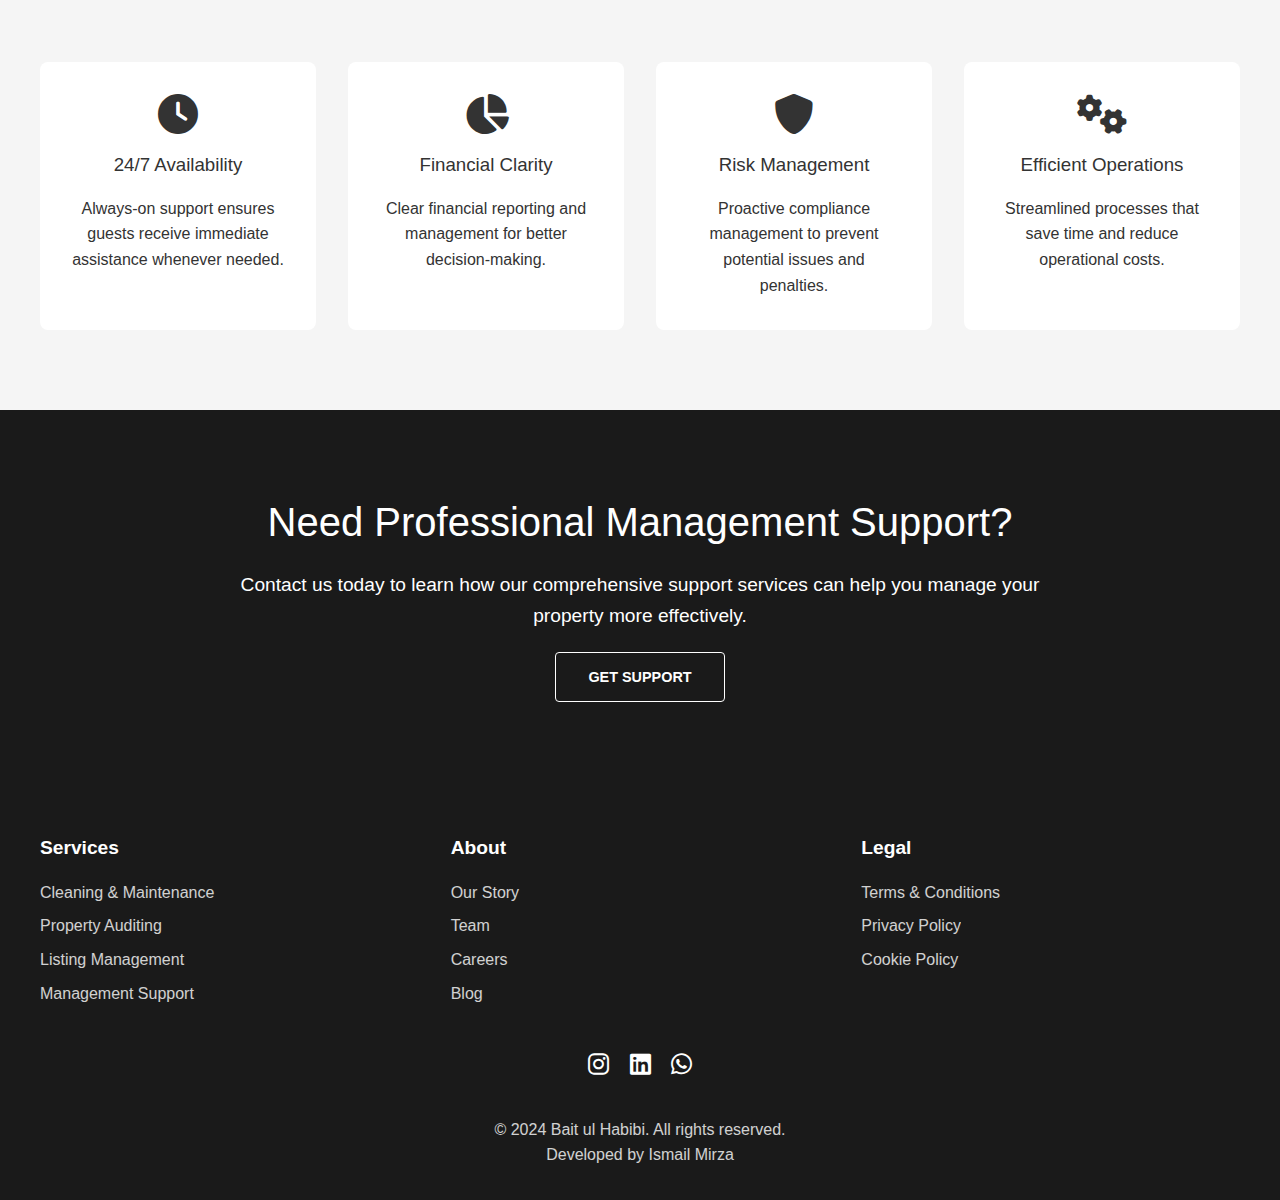
<file: services/management-support.html>
<!DOCTYPE html>
<html lang="en">

<head>
    <meta charset="UTF-8">
    <meta name="viewport" content="width=device-width, initial-scale=1.0">
    <meta name="description" content="Bait ul Habibi - Professional Management Support Services for Dubai Properties">
    <title>Management Support - Bait ul Habibi</title>
    <link rel="stylesheet" href="../styles/main.css">
    <link rel="stylesheet" href="https://cdnjs.cloudflare.com/ajax/libs/font-awesome/6.0.0/css/all.min.css">
    <link rel="icon" type="image/x-icon" href="/assets/home.svg" media="(prefers-color-scheme: light)">
    <link rel="icon" type="image/x-icon" href="/assets/home-dark-mode.svg" media="(prefers-color-scheme: dark)">
</head>

<body>
    <!-- Header Section -->
    <header class="header">
        <nav class="nav-container">
            <a href="../index.html#home" class="active home-logo">
                <div class="logo">
                    <img src="../assets/home.svg" alt="Bait ul Habibi Logo">
                    <p>Bait ul Habibi</p>
                </div>
            </a>
            <div class="nav-links">
                <div class="dropdown">
                    <div class="dropdown-toggle">SERVICES <i class="fas fa-chevron-down"></i></div>
                    <div class="dropdown-content">
                        <a href="cleaning-maintenance.html">Cleaning & Maintenance</a>
                        <a href="property-auditing.html">Property Auditing</a>
                        <a href="listing-management.html">Listing Management</a>
                        <a href="management-support.html">Management Support</a>
                    </div>
                </div>
                <a class="border-bottom" href="../index.html#about">About Us</a>
                <a class="border-bottom" href="../index.html#contact">Contact</a>
                <a href="#" class="cta-button book-property">BOOK NOW</a>
            </div>
            <div class="mobile-menu">
                <i class="fas fa-bars menu-icon"></i>
                <i class="fas fa-times close-icon"></i>
            </div>
        </nav>
    </header>

    <!-- Service Hero Section -->
    <section class="service-hero">
        <div class="service-hero-content">
            <h1>Management Support</h1>
            <p>Comprehensive support services to ensure smooth property management operations</p>
        </div>
    </section>

    <!-- Service Details Section -->
    <section class="service-details">
        <div class="service-content">
            <div class="service-image">
                <img src="../assets/manage-support.jpg" alt="Management Support">
            </div>
            <div class="service-info">
                <h2>Our Management Support Services</h2>
                <p>We provide comprehensive support services to ensure your property management operations run smoothly
                    and efficiently.</p>

                <div class="service-features">
                    <div class="feature">
                        <i class="fas fa-headset"></i>
                        <h3>24/7 Guest Support</h3>
                        <p>Round-the-clock assistance for guests, handling inquiries and resolving issues promptly.</p>
                    </div>
                    <div class="feature">
                        <i class="fas fa-calculator"></i>
                        <h3>Financial Management</h3>
                        <p>Professional accounting services, including revenue tracking and expense management.</p>
                    </div>
                    <div class="feature">
                        <i class="fas fa-file-alt"></i>
                        <h3>Compliance Management</h3>
                        <p>Ensuring all regulatory requirements and documentation are up to date and properly
                            maintained.</p>
                    </div>
                    <div class="feature">
                        <i class="fas fa-tasks"></i>
                        <h3>Operational Support</h3>
                        <p>Streamlined processes and systems to optimize property management operations.</p>
                    </div>
                </div>
            </div>
        </div>
    </section>

    <!-- Service Benefits Section -->
    <section class="service-benefits">
        <h2>Benefits of Our Service</h2>
        <div class="benefits-grid">
            <div class="benefit">
                <i class="fas fa-clock"></i>
                <h3>24/7 Availability</h3>
                <p>Always-on support ensures guests receive immediate assistance whenever needed.</p>
            </div>
            <div class="benefit">
                <i class="fas fa-chart-pie"></i>
                <h3>Financial Clarity</h3>
                <p>Clear financial reporting and management for better decision-making.</p>
            </div>
            <div class="benefit">
                <i class="fas fa-shield-alt"></i>
                <h3>Risk Management</h3>
                <p>Proactive compliance management to prevent potential issues and penalties.</p>
            </div>
            <div class="benefit">
                <i class="fas fa-cogs"></i>
                <h3>Efficient Operations</h3>
                <p>Streamlined processes that save time and reduce operational costs.</p>
            </div>
        </div>
    </section>

    <!-- CTA Section -->
    <section class="service-cta">
        <div class="cta-content">
            <h2>Need Professional Management Support?</h2>
            <p>Contact us today to learn how our comprehensive support services can help you manage your property more
                effectively.</p>
            <a href="../index.html#contact" class="btn btn-dark">Get Support</a>
        </div>
    </section>

    <!-- Footer -->
    <footer class="footer">
        <div class="footer-content">
            <div class="footer-links">
                <div class="footer-section">
                    <h4>Services</h4>
                    <a href="cleaning-maintenance.html">Cleaning & Maintenance</a>
                    <a href="property-auditing.html">Property Auditing</a>
                    <a href="listing-management.html">Listing Management</a>
                    <a href="management-support.html">Management Support</a>
                </div>
                <div class="footer-section">
                    <h4>About</h4>
                    <a href="../index.html#about">Our Story</a>
                    <a href="#">Team</a>
                    <a href="#">Careers</a>
                    <a href="#">Blog</a>
                </div>
                <div class="footer-section">
                    <h4>Legal</h4>
                    <a href="#">Terms & Conditions</a>
                    <a href="#">Privacy Policy</a>
                    <a href="#">Cookie Policy</a>
                </div>
            </div>
            <div class="social-links">
                <a href="https://www.instagram.com/baytulhabibi/" target="_blank"><i class="fab fa-instagram"></i></a>
                <a href="https://www.linkedin.com/company/bayt-ul-habibi/" target="_blank"><i
                        class="fab fa-linkedin"></i></a>
                <a href="#" class="book-property"><i class="fab fa-whatsapp"></i></a>
            </div>
            <p>&copy; 2024 Bait ul Habibi. All rights reserved.</p>
            <p>Developed by Ismail Mirza</p>
        </div>
    </footer>

    <script src="../js/main.js"></script>
</body>

</html>
</file>
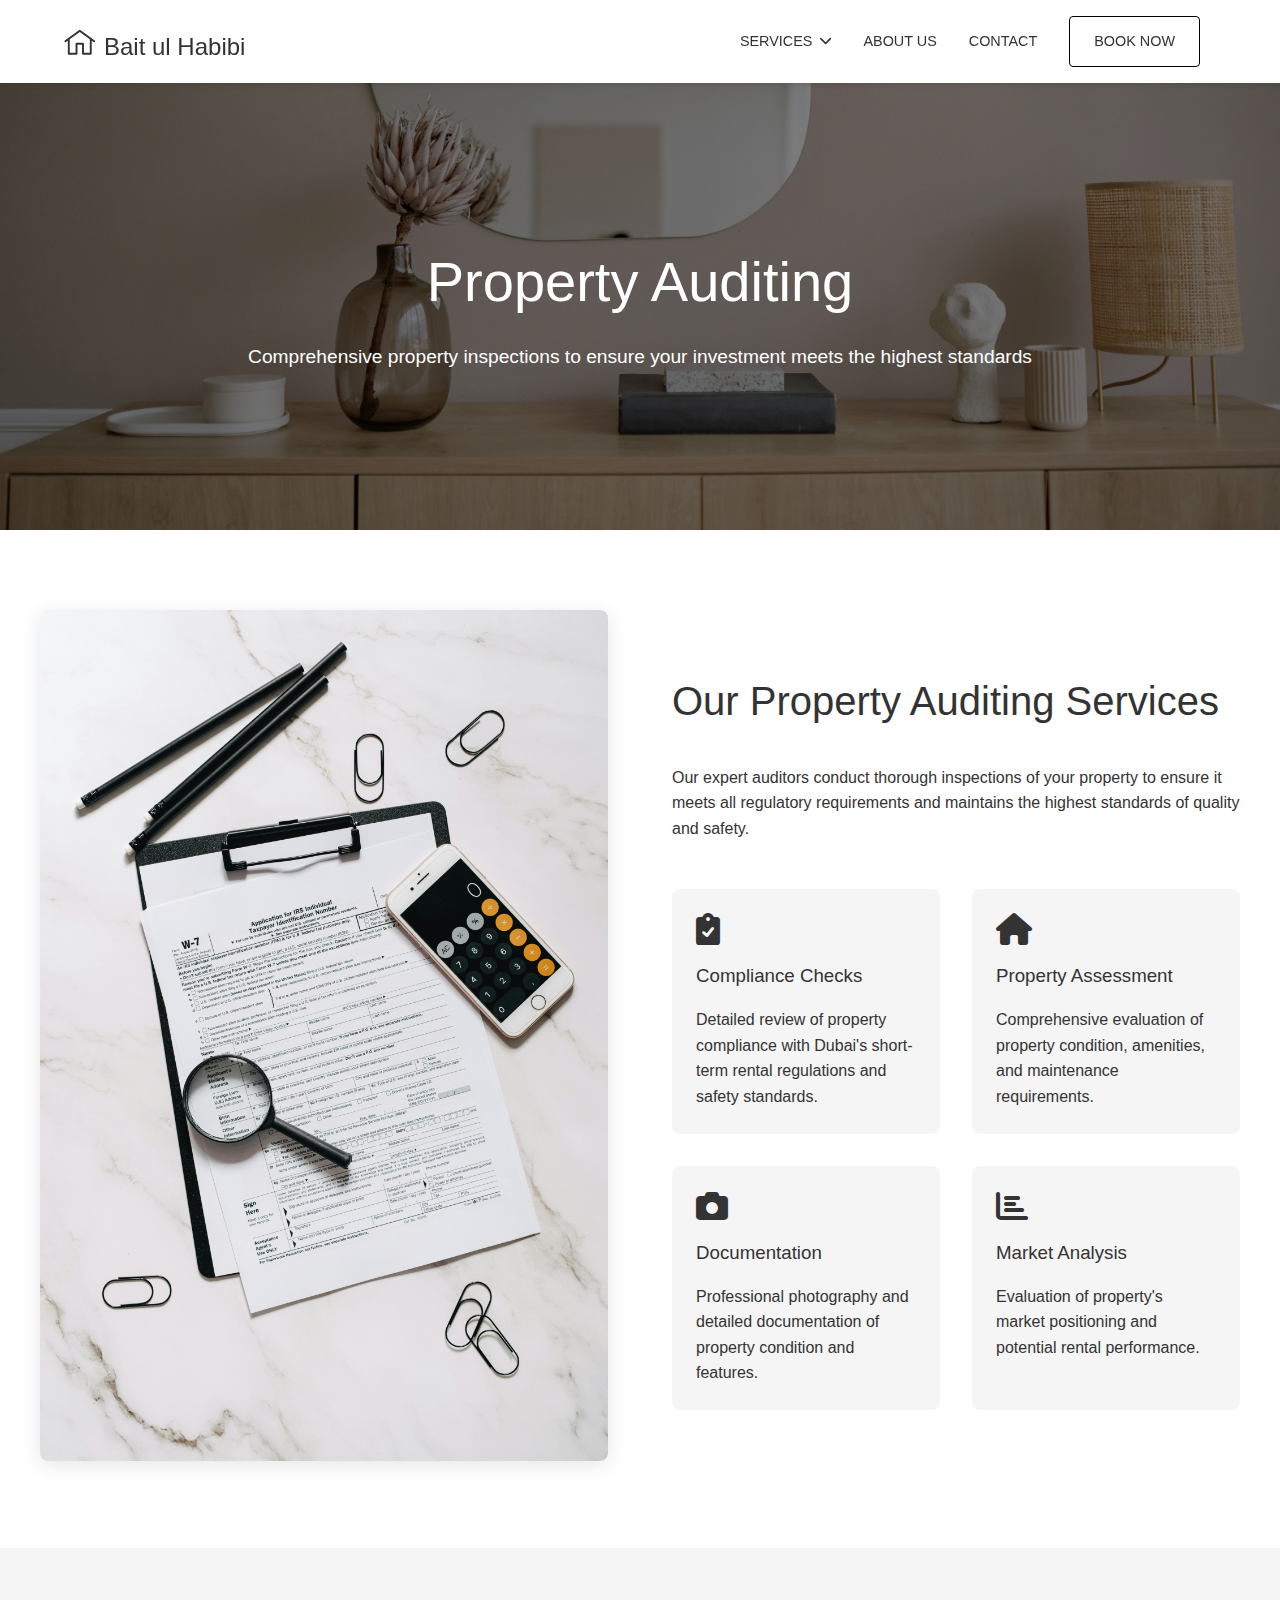
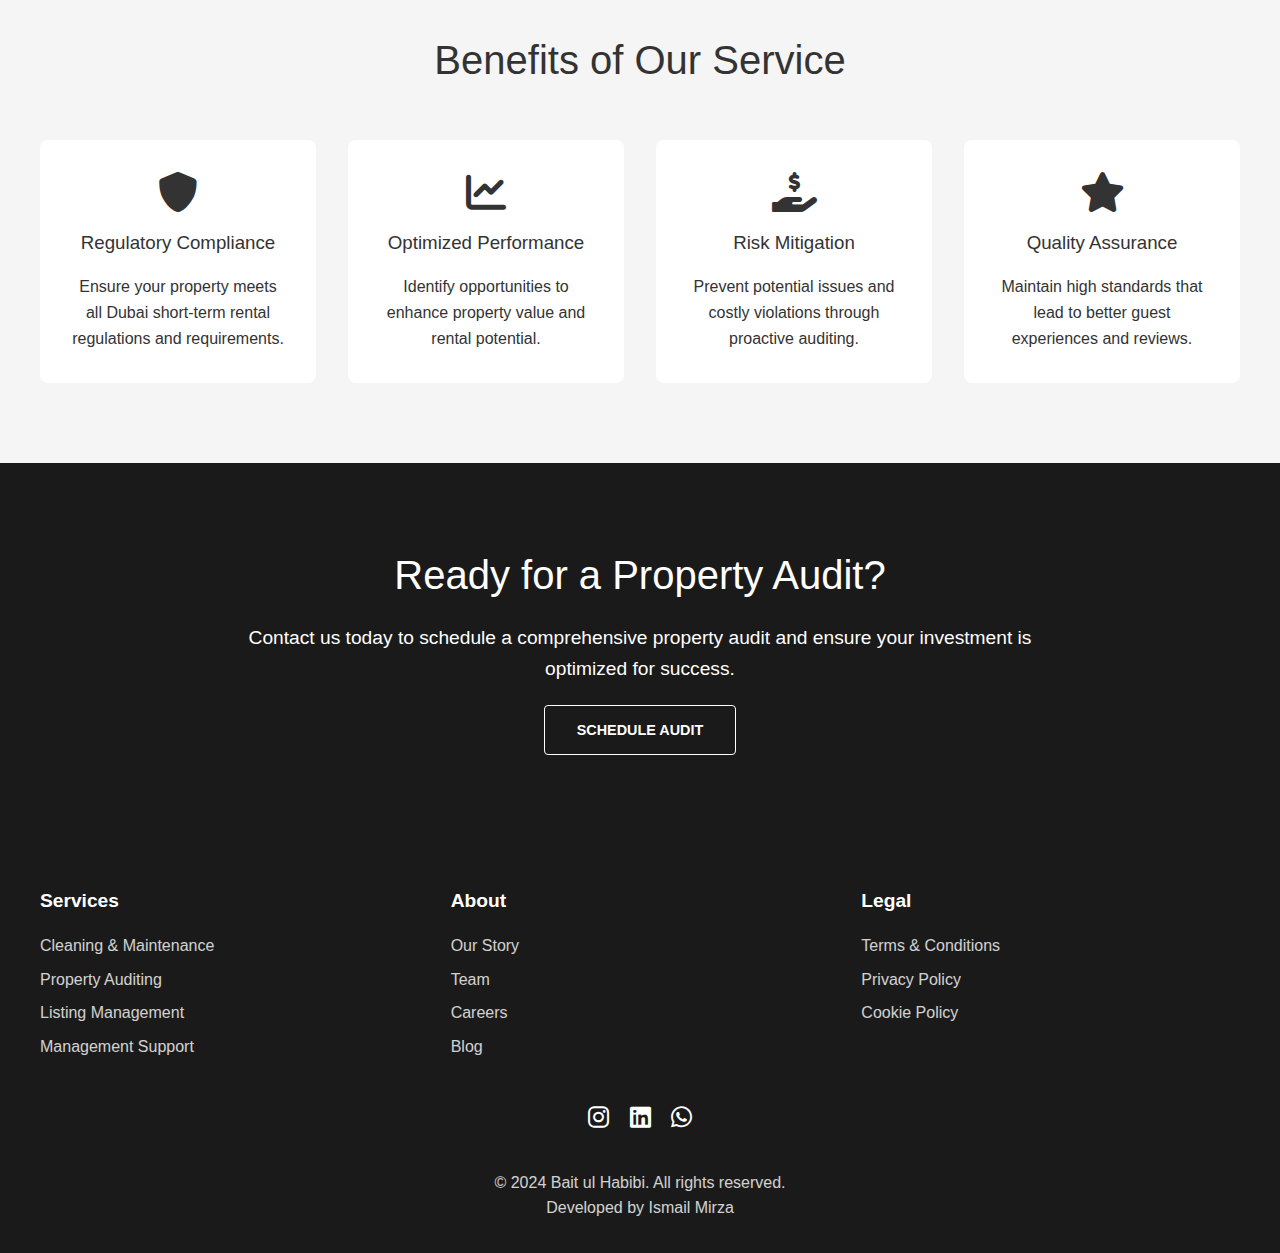
<file: services/property-auditing.html>
<!DOCTYPE html>
<html lang="en">

<head>
    <meta charset="UTF-8">
    <meta name="viewport" content="width=device-width, initial-scale=1.0">
    <meta name="description" content="Bait ul Habibi - Professional Property Auditing Services for Dubai Properties">
    <title>Property Auditing - Bait ul Habibi</title>
    <link rel="stylesheet" href="../styles/main.css">
    <link rel="stylesheet" href="https://cdnjs.cloudflare.com/ajax/libs/font-awesome/6.0.0/css/all.min.css">
    <link rel="icon" type="image/x-icon" href="/assets/home.svg" media="(prefers-color-scheme: light)">
    <link rel="icon" type="image/x-icon" href="/assets/home-dark-mode.svg" media="(prefers-color-scheme: dark)">
</head>

<body>
    <!-- Header Section -->
    <header class="header">
        <nav class="nav-container">
            <a href="../index.html#home" class="active home-logo">
                <div class="logo">
                    <img src="../assets/home.svg" alt="Bait ul Habibi Logo">
                    <p>Bait ul Habibi</p>
                </div>
            </a>
            <div class="nav-links">
                <div class="dropdown">
                    <div class="dropdown-toggle">SERVICES <i class="fas fa-chevron-down"></i></div>
                    <div class="dropdown-content">
                        <a href="cleaning-maintenance.html">Cleaning & Maintenance</a>
                        <a href="property-auditing.html">Property Auditing</a>
                        <a href="listing-management.html">Listing Management</a>
                        <a href="management-support.html">Management Support</a>
                    </div>
                </div>
                <a class="border-bottom" href="../index.html#about">About Us</a>
                <a class="border-bottom" href="../index.html#contact">Contact</a>
                <a href="#" class="cta-button book-property">BOOK NOW</a>
            </div>
            <div class="mobile-menu">
                <i class="fas fa-bars menu-icon"></i>
                <i class="fas fa-times close-icon"></i>
            </div>
        </nav>
    </header>

    <!-- Service Hero Section -->
    <section class="service-hero">
        <div class="service-hero-content">
            <h1>Property Auditing</h1>
            <p>Comprehensive property inspections to ensure your investment meets the highest standards</p>
        </div>
    </section>

    <!-- Service Details Section -->
    <section class="service-details">
        <div class="service-content">
            <div class="service-image">
                <img src="../assets/property-audit.jpg" alt="Property Auditing">
            </div>
            <div class="service-info">
                <h2>Our Property Auditing Services</h2>
                <p>Our expert auditors conduct thorough inspections of your property to ensure it meets all regulatory
                    requirements and maintains the highest standards of quality and safety.</p>

                <div class="service-features">
                    <div class="feature">
                        <i class="fas fa-clipboard-check"></i>
                        <h3>Compliance Checks</h3>
                        <p>Detailed review of property compliance with Dubai's short-term rental regulations and safety
                            standards.</p>
                    </div>
                    <div class="feature">
                        <i class="fas fa-home"></i>
                        <h3>Property Assessment</h3>
                        <p>Comprehensive evaluation of property condition, amenities, and maintenance requirements.</p>
                    </div>
                    <div class="feature">
                        <i class="fas fa-camera"></i>
                        <h3>Documentation</h3>
                        <p>Professional photography and detailed documentation of property condition and features.</p>
                    </div>
                    <div class="feature">
                        <i class="fas fa-chart-bar"></i>
                        <h3>Market Analysis</h3>
                        <p>Evaluation of property's market positioning and potential rental performance.</p>
                    </div>
                </div>
            </div>
        </div>
    </section>

    <!-- Service Benefits Section -->
    <section class="service-benefits">
        <h2>Benefits of Our Service</h2>
        <div class="benefits-grid">
            <div class="benefit">
                <i class="fas fa-shield-alt"></i>
                <h3>Regulatory Compliance</h3>
                <p>Ensure your property meets all Dubai short-term rental regulations and requirements.</p>
            </div>
            <div class="benefit">
                <i class="fas fa-chart-line"></i>
                <h3>Optimized Performance</h3>
                <p>Identify opportunities to enhance property value and rental potential.</p>
            </div>
            <div class="benefit">
                <i class="fas fa-hand-holding-usd"></i>
                <h3>Risk Mitigation</h3>
                <p>Prevent potential issues and costly violations through proactive auditing.</p>
            </div>
            <div class="benefit">
                <i class="fas fa-star"></i>
                <h3>Quality Assurance</h3>
                <p>Maintain high standards that lead to better guest experiences and reviews.</p>
            </div>
        </div>
    </section>

    <!-- CTA Section -->
    <section class="service-cta">
        <div class="cta-content">
            <h2>Ready for a Property Audit?</h2>
            <p>Contact us today to schedule a comprehensive property audit and ensure your investment is optimized for
                success.</p>
            <a href="../index.html#contact" class="btn btn-dark">Schedule Audit</a>
        </div>
    </section>

    <!-- Footer -->
    <footer class="footer">
        <div class="footer-content">
            <div class="footer-links">
                <div class="footer-section">
                    <h4>Services</h4>
                    <a href="cleaning-maintenance.html">Cleaning & Maintenance</a>
                    <a href="property-auditing.html">Property Auditing</a>
                    <a href="listing-management.html">Listing Management</a>
                    <a href="management-support.html">Management Support</a>
                </div>
                <div class="footer-section">
                    <h4>About</h4>
                    <a href="../index.html#about">Our Story</a>
                    <a href="#">Team</a>
                    <a href="#">Careers</a>
                    <a href="#">Blog</a>
                </div>
                <div class="footer-section">
                    <h4>Legal</h4>
                    <a href="#">Terms & Conditions</a>
                    <a href="#">Privacy Policy</a>
                    <a href="#">Cookie Policy</a>
                </div>
            </div>
            <div class="social-links">
                <a href="https://www.instagram.com/baytulhabibi/" target="_blank"><i class="fab fa-instagram"></i></a>
                <a href="https://www.linkedin.com/company/bayt-ul-habibi/" target="_blank"><i
                        class="fab fa-linkedin"></i></a>
                <a href="#" class="book-property"><i class="fab fa-whatsapp"></i></a>
            </div>
            <p>&copy; 2024 Bait ul Habibi. All rights reserved.</p>
            <p>Developed by Ismail Mirza</p>
        </div>
    </footer>

    <script src="../js/main.js"></script>
</body>

</html>
</file>
<file: styles/main.css>
/* Reset and Base Styles */
* {
  margin: 0;
  padding: 0;
  box-sizing: border-box;
}

html {
  scroll-behavior: smooth;
}

:root {
  --primary-color: #1a1a1a;
  --secondary-color: #f5f5f5;
  --accent-color: #333333;
  --text-color: #333;
  --light-text: #666;
  --white: #ffffff;
  --transition: all 0.3s ease;
}

body {
  font-family: "Arial", sans-serif;
  line-height: 1.6;
  color: var(--text-color);
}

/* Header Styles */
.header {
  position: fixed;
  top: 0;
  left: 0;
  width: 100%;
  background: var(--white);
  box-shadow: 0 2px 5px rgba(0, 0, 0, 0.1);
  z-index: 1000;
}

.nav-container {
  max-width: 1200px;
  margin: 0 auto;
  padding: 1rem;
  display: flex;
  justify-content: space-between;
  align-items: center;
}

/* Add new media query for large screens */
@media (min-width: 1460px) {
  .nav-container {
    max-width: 100%;
    padding: 1rem 4rem; /* Add horizontal padding for spacing from edges */
  }
}

.home-logo {
  text-decoration: none;
  color: var(--accent-color);
  font-size: 1.5rem;
  font-family: "Lucida Sans", "Lucida Sans Regular", "Lucida Grande",
    "Lucida Sans Unicode", Geneva, Verdana, sans-serif;
}

.logo {
  display: flex;
  flex-direction: row;
  justify-content: start;
  align-items: end;
}

.logo img {
  height: 50px;
  margin-right: 0;
  padding-top: 2px;
  color: #333333;
}

.nav-links {
  display: flex;
  align-items: center;
  gap: 2rem;
}

.nav-links a {
  color: var(--text-color);
  text-decoration: none;
  transition: var(--transition);
  text-transform: uppercase;
  font-size: 0.9rem;
}

.nav-links a:hover,
.nav-links a.active {
  color: var(--accent-color);
}

.nav-links .cta-button {
  background: var(--white);
  color: var(--text-color);
  padding: 0.8rem 1.5rem;
  border: 1px solid black;
  border-radius: 4px;
}

.nav-links .cta-button:hover {
  background: var(--primary-color);
  color: var(--white);
}

.border-bottom:hover {
  border-bottom: 1px solid black;
}

.mobile-menu {
  display: none;
  font-size: 1.5rem;
  cursor: pointer;
  position: relative;
}

.mobile-menu .menu-icon,
.mobile-menu .close-icon {
  transition: opacity 0.3s ease, transform 0.3s ease;
  position: absolute;
  right: 0.5rem;
  top: -0.6rem;
}

.mobile-menu .close-icon {
  opacity: 0;
  transform: rotate(-180deg);
}

.mobile-menu.active .menu-icon {
  opacity: 0;
  transform: rotate(180deg);
}

.mobile-menu.active .close-icon {
  opacity: 1;
  transform: rotate(0);
}

/* Hero Section */
.hero {
  height: 100vh;
  background: linear-gradient(rgba(0, 0, 0, 0.5), rgba(0, 0, 0, 0.5)),
    url("../assets/hero1.jpg");
  background-size: cover;
  background-position: center;
  display: flex;
  align-items: center;
  justify-content: start;
  text-align: start;
  color: var(--white);
  padding: 0 10rem;
  min-height: 500px;
}

.hero-content {
  max-width: 800px;
}

/* Add keyframes for the slide-in animation */
@keyframes slideInFromLeft {
  0% {
    transform: translateX(-100%);
    opacity: 0;
  }
  100% {
    transform: translateX(0);
    opacity: 1;
  }
}

/* Update hero h1 styles */
.hero h1 {
  font-size: 4.5rem;
  font-weight: normal;
  font-family: "Lucida Sans", "Lucida Sans Regular", "Lucida Grande",
    "Lucida Sans Unicode", Geneva, Verdana, sans-serif;
  line-height: 1.2;
  margin-bottom: 1.5rem;
  animation: slideInFromLeft 1s ease-out forwards;
  /* Optional: add a slight delay to ensure animation plays after page load */
  animation-delay: 0.2s;
  /* Set initial state */
  opacity: 0;
}

.hero .subtitle {
  font-size: 1.5rem;
  margin-bottom: 2rem;
}

.cta-buttons {
  display: flex;
  gap: 1rem;
  justify-content: start;
  align-items: center;
}

.btn {
  padding: 1rem 2rem;
  border: none;
  border-radius: 4px;
  font-weight: 600;
  cursor: pointer;
  transition: var(--transition);
  text-decoration: none;
  text-transform: uppercase;
  font-size: 0.9rem;
  text-align: center;
}

.btn-dark {
  background-color: var(--primary-color);
  color: var(--white);
  border: 2px solid var(--primary-color);
}

.btn-dark:hover {
  background-color: white;
  color: var(--primary-color);
  border: 2px solid white;
}

.btn-light {
  background: none;
  color: white;
  border: 2px solid white;
}

.btn-light:hover {
  background-color: white;
  color: black;
}

h2,
h3 {
  font-family: "Lucida Sans", "Lucida Sans Regular", "Lucida Grande",
    "Lucida Sans Unicode", Geneva, Verdana, sans-serif;
  font-weight: normal;
}
/* Services Section */
.services {
  padding: 5rem 2rem;
  background: var(--white);
}

.services h2 {
  text-align: center;
  margin-bottom: 3rem;
  font-size: 2.5rem;
}

.services-grid {
  display: grid;
  grid-template-columns: repeat(auto-fit, minmax(250px, 1fr));
  gap: 2rem;
  max-width: 1200px;
  margin: 0 auto;
}

.services-grid a {
  text-decoration: none;
  color: var(--primary-color);
  height: 100%;
  display: block; /* Add this */
}

.service-card {
  text-align: center;
  padding: 2rem;
  background: var(--secondary-color);
  border-radius: 8px;
  transition: var(--transition);
  height: 100%; /* Add this */
  display: flex; /* Add this */
  flex-direction: column; /* Add this */
  justify-content: flex-start; /* Add this */
  opacity: 0; /* Start invisible */
}

.service-card i {
  font-size: 2.5rem;
  color: #333333;
  margin-bottom: 1rem;
  opacity: 0; /* Start invisible */
}

.service-card h3 {
  margin-bottom: 1rem;
}

.service-card p {
  margin: 0; /* Add this */
  flex-grow: 1; /* Add this */
}

.service-card:hover {
  transform: translateY(-5px);
  box-shadow: 0 5px 15px rgba(0, 0, 0, 0.1);
}

.service-card.animate {
  animation: fadeIn 0.8s ease-out forwards;
}

.service-card.animate i {
  animation: rotateIn 0.8s ease-out forwards;
  animation-delay: 0.3s; /* Delay icon rotation until after card starts fading in */
}

/* Add animation delays for cascading effect */
.services-grid a:nth-child(1) .service-card.animate {
  animation-delay: 0.1s;
}

.services-grid a:nth-child(2) .service-card.animate {
  animation-delay: 0.2s;
}

.services-grid a:nth-child(3) .service-card.animate {
  animation-delay: 0.3s;
}

.services-grid a:nth-child(4) .service-card.animate {
  animation-delay: 0.4s;
}

/* How It Works Section */
.how-it-works {
  padding: 5rem 2rem;
  background: var(--secondary-color);
}

.how-it-works h2 {
  text-align: center;
  margin-bottom: 3rem;
  font-size: 2.5rem;
}

.steps-container {
  display: grid;
  grid-template-columns: repeat(auto-fit, minmax(250px, 1fr));
  gap: 2rem;
  max-width: 1200px;
  margin: 0 auto;
}

.step {
  text-align: center;
  padding: 2rem;
}

.step.animate {
  animation: stepIn 0.8s ease-out forwards;
  -webkit-animation: stepIn 0.8s ease-out forwards;
}

.step-number {
  width: 50px;
  height: 50px;
  background: var(--accent-color);
  color: var(--white);
  border-radius: 50%;
  display: flex;
  align-items: center;
  justify-content: center;
  margin: 0 auto 1rem;
  font-size: 1.5rem;
  font-weight: bold;
}

/* About Section */
.about {
  padding: 5rem 2rem;
  background: var(--white);
}

.about-content {
  max-width: 1200px;
  margin: 0 auto;
  text-align: center;
}

.about h2 {
  margin-bottom: 2rem;
  font-size: 2.5rem;
}

.about p {
  max-width: 800px;
  margin: 0 auto 3rem;
}

.stats {
  display: grid;
  grid-template-columns: repeat(auto-fit, minmax(250px, 1fr));
  gap: 2rem;
}

.stat-item h3 {
  margin-bottom: 1rem;
}

.progress-bar {
  height: 10px;
  background: var(--secondary-color);
  border-radius: 5px;
  overflow: hidden;
}

.progress {
  height: 100%;
  background: var(--accent-color);
  width: 0; /* Start at 0 */
  transition: width 1.5s ease-out; /* Smooth transition */
}

/* Optional: Add a fade-in animation for the stats numbers */
@keyframes fadeInUp {
  from {
    opacity: 0;
    transform: translateY(10px);
  }
  to {
    opacity: 1;
    transform: translateY(0);
  }
}

.stat-item h3 {
  margin-bottom: 1rem;
  opacity: 0;
}

.stat-item.animate h3 {
  animation: fadeInUp 0.6s ease-out forwards;
}

/* Add animation delays for cascading effect */
.stats .stat-item:nth-child(1) h3 {
  animation-delay: 0.1s;
}

.stats .stat-item:nth-child(2) h3 {
  animation-delay: 0.2s;
}

.stats .stat-item:nth-child(3) h3 {
  animation-delay: 0.3s;
}

/* Contact Section */
.contact {
  padding: 5rem 2rem;
  background: var(--secondary-color);
}

.contact h2 {
  text-align: center;
  margin-bottom: 3rem;
  font-size: 2.5rem;
}

.contact-container {
  max-width: 1200px;
  margin: 0 auto;
  display: grid;
  grid-template-columns: repeat(auto-fit, minmax(300px, 1fr));
  gap: 2rem;
}

.contact-info {
  display: flex;
  flex-direction: column;
  gap: 2rem;
}

.info-item {
  display: flex;
  align-items: center;
  gap: 1rem;
}

.info-item i {
  font-size: 1.5rem;
  color: var(--accent-color);
}

.info-item a {
  color: var(--primary-color);
  text-decoration: none;
}

.info-item iframe {
  width: 10%;
  height: 10%;
  border: 0;
}

.contact-form {
  display: flex;
  flex-direction: column;
  gap: 1rem;
}

.contact-form input,
.contact-form textarea {
  padding: 1rem;
  font-size: inherit;
  font-family: inherit;
  border: 1px solid #ddd;
  border-radius: 5px;
  -webkit-border-radius: 5px;
  -moz-border-radius: 5px;
  -ms-border-radius: 5px;
  -o-border-radius: 5px;
}

.contact-form input:focus,
.contact-form textarea:focus {
  border-color: var(--primary-color);
  outline: none;
}

.contact-form textarea {
  height: 150px;
  resize: vertical;
}

.contact-form select {
  padding: 1rem;
  border: 1px solid #ddd;
  border-radius: 5px;
  width: 100%;
  font-family: inherit;
  font-size: inherit;
  color: var(--text-color);
  background-color: var(--white);
  cursor: pointer;
}

.contact-form select:focus {
  outline: none;
  border-color: var(--accent-color);
}

.contact-form select option:hover {
  background-color: plum;
}

/* Style for the placeholder option */
.contact-form select option[value=""][disabled] {
  color: #777;
}

.submit-button {
  padding: 1rem;
  background: var(--secondary-color);
  color: var(--primary-color);
  border: 1px solid var(--primary-color);
  border-radius: 5px;
  cursor: pointer;
  transition: var(--transition);
  text-transform: uppercase;
  font-weight: 600;
}

.submit-button:hover {
  background: var(--primary-color);
  color: var(--secondary-color);
}

/* Footer */
.footer {
  background: var(--primary-color);
  color: var(--white);
  padding: 4rem 2rem 2rem;
}

.footer-content {
  max-width: 1200px;
  margin: 0 auto;
}

.footer-links {
  display: grid;
  grid-template-columns: repeat(auto-fit, minmax(200px, 1fr));
  gap: 2rem;
  margin-bottom: 2rem;
}

.footer-section h4 {
  margin-bottom: 1rem;
  font-size: 1.2rem;
}

.footer-section a {
  display: block;
  color: var(--white);
  text-decoration: none;
  margin-bottom: 0.5rem;
  opacity: 0.8;
  transition: var(--transition);
}

.footer-section a:hover {
  opacity: 1;
}

.social-links {
  text-align: center;
  margin-bottom: 2rem;
}

.social-links a {
  color: var(--white);
  font-size: 1.5rem;
  margin: 0 0.5rem;
  transition: var(--transition);
}

.social-links a:hover {
  color: var(--accent-color);
}

.footer p {
  text-align: center;
  opacity: 0.8;
}

/* Responsive Design */
@media (max-width: 768px) {
  .nav-links {
    display: none;
  }

  .mobile-menu {
    display: block;
  }

  .hero h1 {
    font-size: 3rem;
  }

  .hero .subtitle {
    font-size: 1.2rem;
  }

  .cta-buttons {
    flex-direction: column;
  }

  .btn {
    width: 100%;
  }
}

/* WordPress Specific Classes */
.wp-block {
  margin-bottom: 2rem;
}

.alignwide {
  max-width: 1200px;
  margin: 0 auto;
}

.alignfull {
  width: 100%;
  max-width: 100%;
}

/* Dropdown Styles */
.dropdown {
  position: relative;
  display: inline-block;
}

.dropdown-toggle {
  display: flex;
  align-items: center;
  gap: 0.5rem;
  font-size: 0.9rem;
}

.dropdown-toggle i {
  font-size: 0.8rem;
  transition: transform 0.3s ease;
  transform: rotate(0deg);
  -webkit-transition: transform 0.3s ease;
  -moz-transition: transform 0.3s ease;
  -ms-transition: transform 0.3s ease;
  -o-transition: transform 0.3s ease;
}

.dropdown:hover .dropdown-toggle i {
  transform: none;
}

.dropdown-content {
  display: none;
  position: absolute;
  top: 100%;
  left: 0;
  background: var(--white);
  min-width: 200px;
  box-shadow: 0 8px 16px rgba(0, 0, 0, 0.1);
  border-radius: 4px;
  z-index: 1000;
  padding: 0.5rem 0;
  border: 1px solid black;
  border-radius: 5px;
  -webkit-border-radius: 5px;
  -moz-border-radius: 5px;
  -ms-border-radius: 5px;
  -o-border-radius: 5px;
}

.dropdown:hover .dropdown-content {
  display: block;
}

.dropdown-content a {
  display: block;
  padding: 0.8rem 1.5rem;
  color: var(--text-color);
  text-decoration: none;
  transition: var(--transition);
  font-size: 0.9rem;
}

.dropdown-content a:hover {
  background: var(--secondary-color);
  color: var(--accent-color);
}

/* Update mobile menu styles */
@media (max-width: 768px) {
  .dropdown {
    width: 100%;
  }

  .dropdown-content {
    display: none;
    box-shadow: none;
    padding-left: 1rem;
    width: 100%;
    background: var(--white);
  }

  .dropdown.active .dropdown-content {
    display: block;
    background-color: var(--secondary-color);
    top: 75%;
    transition: ease-in-out;
    -webkit-transition: ease-in-out;
    -moz-transition: ease-in-out;
    -ms-transition: ease-in-out;
    -o-transition: ease-in-out;
  }

  .dropdown-toggle {
    width: 100%;
    justify-content: space-between;
    font-weight: normal;
  }

  .dropdown:hover .dropdown-content {
    display: none;
  }

  .dropdown.active .dropdown-toggle i {
    transform: rotate(180deg);
  }

  .dropdown:hover .dropdown-toggle i {
    transform: none;
  }
}

/* Service Page Styles */
.service-hero {
  height: 50vh;
  background: linear-gradient(rgba(0, 0, 0, 0.5), rgba(0, 0, 0, 0.5)),
    url("../assets/cleaning-hero.jpg");
  background-size: cover;
  background-position: bottom;
  display: flex;
  align-items: center;
  justify-content: center;
  text-align: center;
  color: var(--white);
  padding: 0 2rem;
  margin-top: 80px;
}

.service-hero-content {
  max-width: 800px;
}

.service-hero h1 {
  font-size: 3.5rem;
  font-family: "Lucida Sans", "Lucida Sans Regular", "Lucida Grande",
    "Lucida Sans Unicode", Geneva, Verdana, sans-serif;
  margin-bottom: 1rem;
  font-weight: normal;
}

.service-hero p {
  font-size: 1.2rem;
}

.service-details {
  padding: 5rem 2rem;
  background: var(--white);
}

.service-content {
  max-width: 1200px;
  margin: 0 auto;
  display: grid;
  grid-template-columns: 1fr 1fr;
  gap: 4rem;
  align-items: center;
}

.service-image img {
  width: 100%;
  border-radius: 8px;
  box-shadow: 0 4px 20px rgba(0, 0, 0, 0.1);
}

.service-info h2 {
  font-size: 2.5rem;
  margin-bottom: 2rem;
}

.service-features {
  display: grid;
  grid-template-columns: repeat(auto-fit, minmax(250px, 1fr));
  gap: 2rem;
  margin-top: 3rem;
}

.feature {
  padding: 1.5rem;
  background: var(--secondary-color);
  border-radius: 8px;
  transition: var(--transition);
}

.feature:hover {
  transform: translateY(-5px);
  box-shadow: 0 5px 15px rgba(0, 0, 0, 0.1);
}

.feature i {
  font-size: 2rem;
  color: var(--accent-color);
  margin-bottom: 1rem;
}

.feature h3 {
  margin-bottom: 1rem;
}

.service-benefits {
  padding: 5rem 2rem;
  background: var(--secondary-color);
}

.service-benefits h2 {
  text-align: center;
  font-size: 2.5rem;
  margin-bottom: 3rem;
}

.benefits-grid {
  display: grid;
  grid-template-columns: repeat(auto-fit, minmax(250px, 1fr));
  gap: 2rem;
  max-width: 1200px;
  margin: 0 auto;
}

.benefit {
  text-align: center;
  padding: 2rem;
  background: var(--white);
  border-radius: 8px;
  transition: var(--transition);
}

.benefit:hover {
  transform: translateY(-5px);
  box-shadow: 0 5px 15px rgba(0, 0, 0, 0.1);
}

.benefit i {
  font-size: 2.5rem;
  color: var(--accent-color);
  margin-bottom: 1rem;
}

.benefit h3 {
  margin-bottom: 1rem;
}

.service-cta {
  padding: 5rem 2rem;
  background: var(--primary-color);
  color: var(--white);
  text-align: center;
}

.cta-content {
  max-width: 800px;
  margin: 0 auto;
}

.cta-content h2 {
  font-size: 2.5rem;
  margin-bottom: 1rem;
}

.cta-content .btn-dark {
  border: 1px solid white;
}

.cta-content p {
  margin-bottom: 2rem;
  font-size: 1.2rem;
}

@media (max-width: 768px) {
  .service-content {
    grid-template-columns: 1fr;
    gap: 2rem;
  }

  .service-hero h1 {
    font-size: 2.5rem;
  }

  .service-hero p {
    font-size: 1rem;
  }

  .hero {
    padding: 0 2rem;
  }
}

/* Update the mobile menu and nav-links styles */
.mobile-menu {
  display: none;
  font-size: 1.5rem;
  cursor: pointer;
}

.nav-links {
  display: flex;
  align-items: center;
  gap: 2rem;
}

/* Add new media query for mobile */
@media (max-width: 768px) {
  .mobile-menu {
    display: block;
  }

  .nav-links {
    display: none;
    position: absolute;
    top: 100%;
    left: 0;
    right: 0;
    background: var(--white);
    padding: 1rem;
    flex-direction: column;
    align-items: flex-start;
    box-shadow: 0 2px 5px rgba(0, 0, 0, 0.1);
  }

  .nav-links.active {
    display: flex;
  }

  .nav-links a,
  .nav-links .dropdown {
    width: 100%;
    padding: 0.8rem 0;
  }

  .dropdown-content {
    display: none;
    box-shadow: none;
    padding-left: 1rem;
    width: 100%;
    background: var(--white);
  }

  .dropdown.active .dropdown-content {
    display: block;
  }

  .dropdown-toggle i {
    transition: transform 0.3s ease;
  }

  .dropdown.active .dropdown-toggle i {
    transform: rotate(180deg);
    -webkit-transform: rotate(180deg);
    -moz-transform: rotate(180deg);
    -ms-transform: rotate(180deg);
    -o-transform: rotate(180deg);
  }

  .nav-links .cta-button {
    margin-top: 1rem;
    width: 100%;
    text-align: center;
  }
}

@media only screen and (min-width: 768px) and (max-width: 1280px) {
  .nav-links {
    margin-right: 1.5rem;
  }
}

/* Add more specific media queries for smaller screens */
@media (max-width: 480px) {
  .hero {
    padding: 0 1rem;
  }

  .hero h1 {
    font-size: 2.5rem;
    line-height: 1.2;
  }

  .hero .subtitle {
    font-size: 1rem;
    margin-bottom: 1.5rem;
  }

  .cta-buttons {
    gap: 0.8rem;
  }

  .btn {
    padding: 0.8rem 1.5rem;
    font-size: 0.8rem;
  }
}

/* Even more specific adjustments for very small screens */
@media (max-width: 375px) {
  .hero {
    min-height: 450px;
  }

  .hero h1 {
    font-size: 2.2rem;
    margin-bottom: 1rem;
  }

  .services,
  .how-it-works,
  .about,
  .contact {
    padding: 3rem 1rem;
  }

  .services h2,
  .how-it-works h2,
  .about h2,
  .contact h2 {
    font-size: 2rem;
    margin-bottom: 2rem;
  }
}

/* Add keyframes for fade-in and rotate animations */
@keyframes fadeIn {
  from {
    opacity: 0;
    transform: translateY(20px);
  }
  to {
    opacity: 1;
    transform: translateY(0);
  }
}

@keyframes stepIn {
  from {
    opacity: 0;
    transform: translateX(100px);
    -webkit-transform: translateX(100px);
    -moz-transform: translateX(100px);
    -ms-transform: translateX(100px);
    -o-transform: translateX(100px);
  }
  to {
    opacity: 1;
    transform: translateX(0);
    -webkit-transform: translateX(0);
    -moz-transform: translateX(0);
    -ms-transform: translateX(0);
    -o-transform: translateX(0);
  }
}

@keyframes rotateIn {
  from {
    transform: rotate(-180deg);
    opacity: 0;
  }
  to {
    transform: rotate(0);
    opacity: 1;
  }
}
</file>
